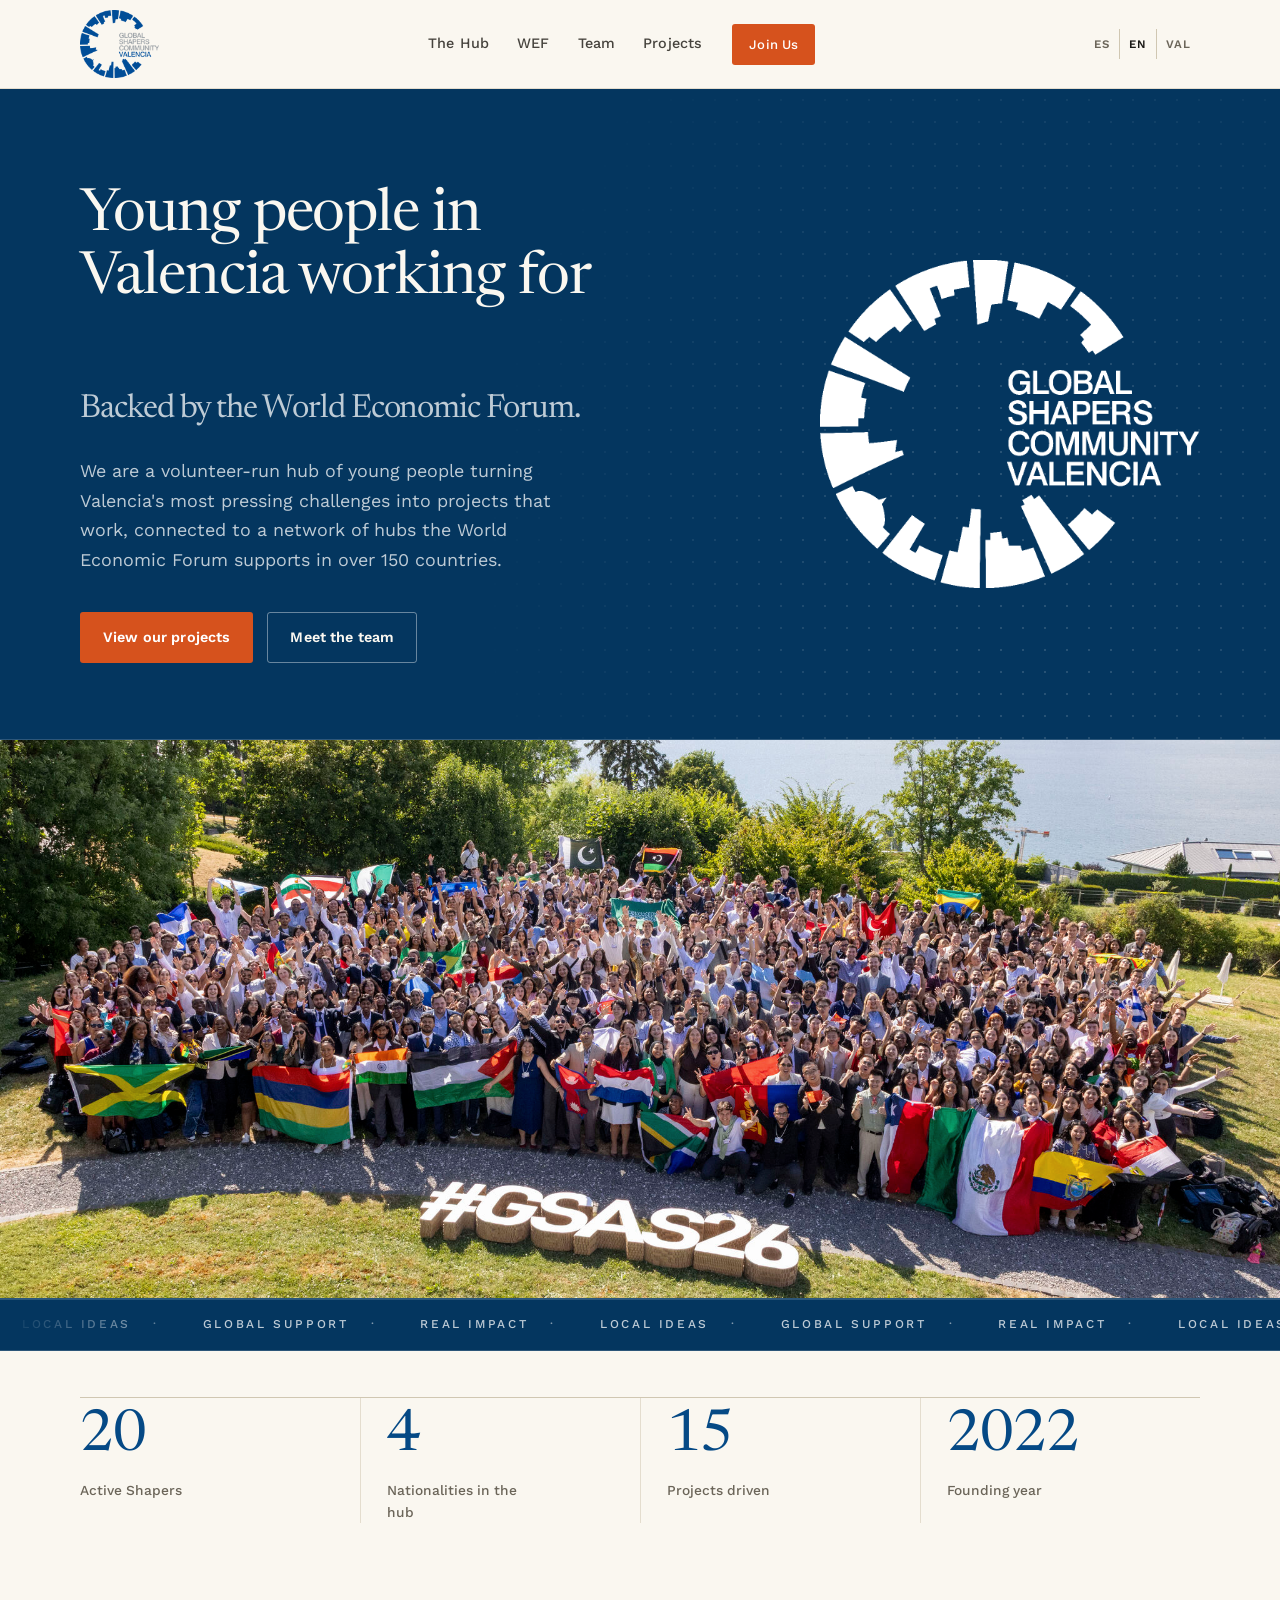
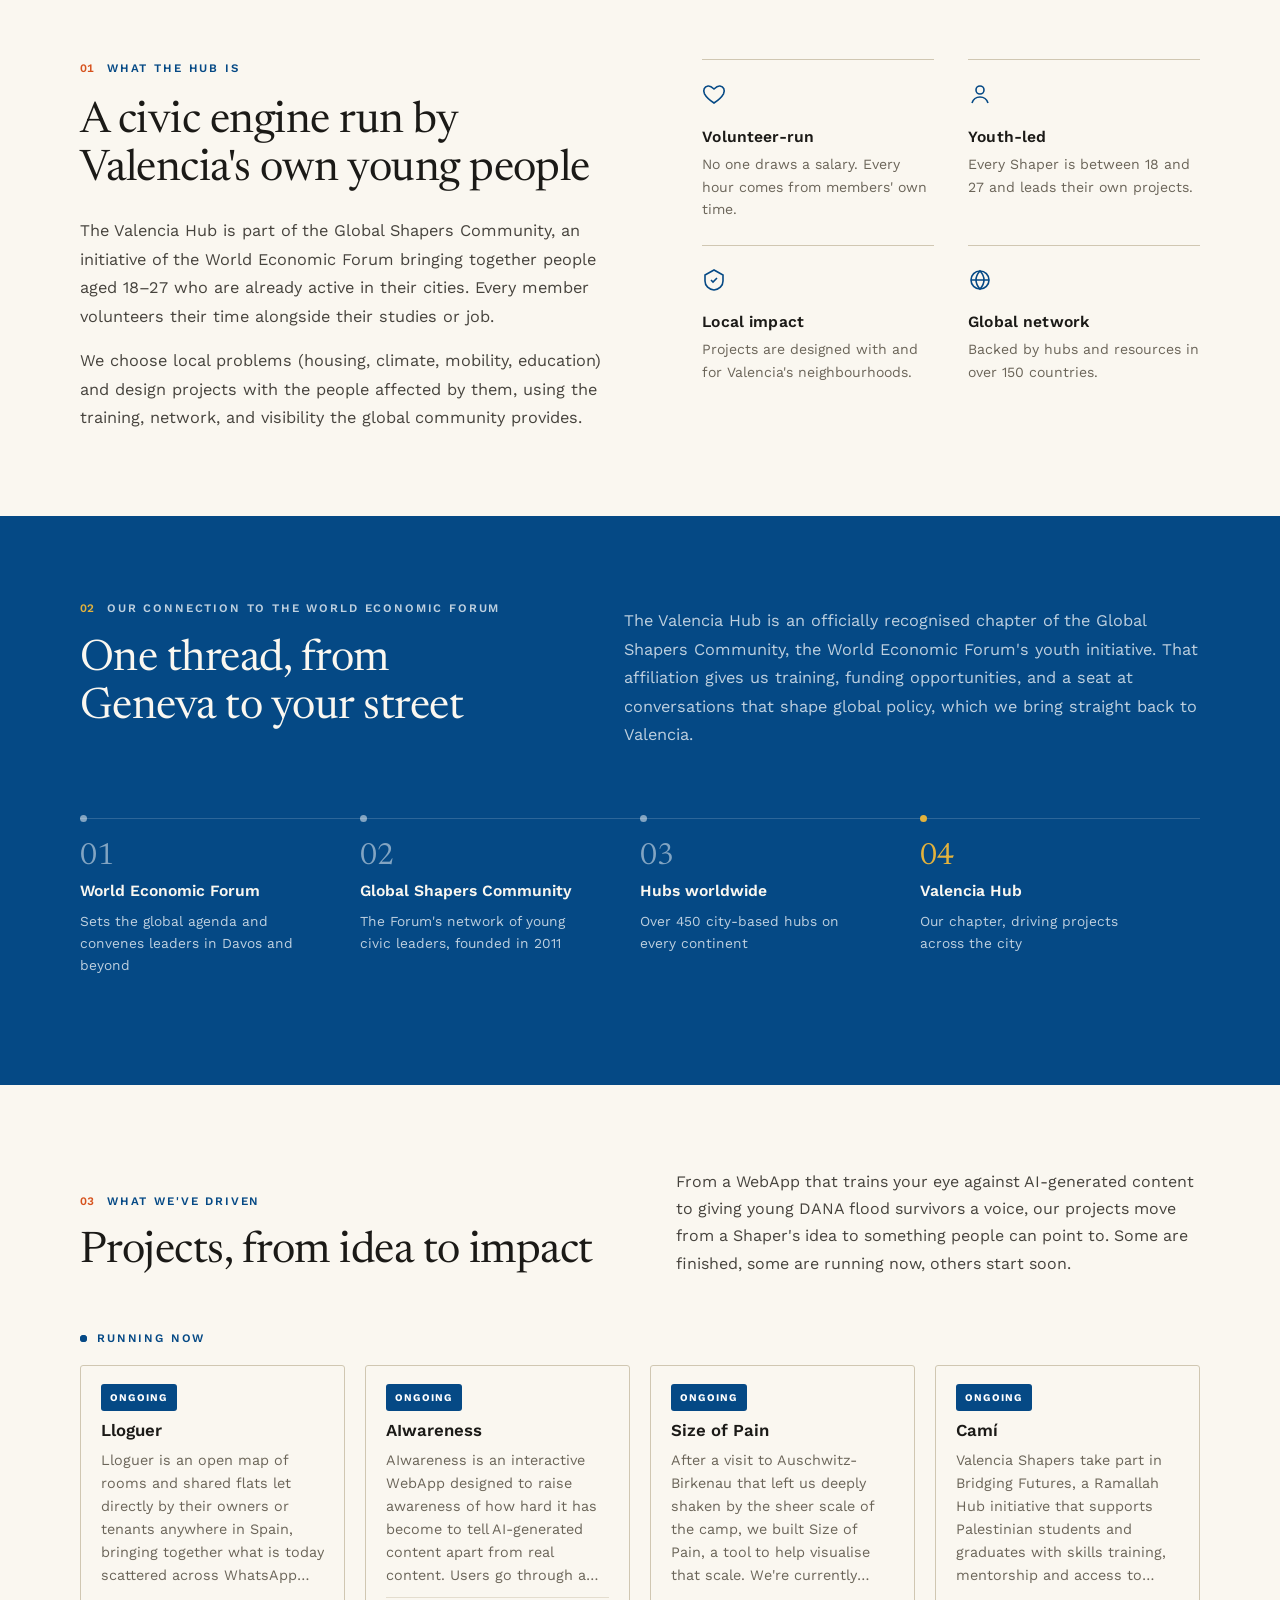
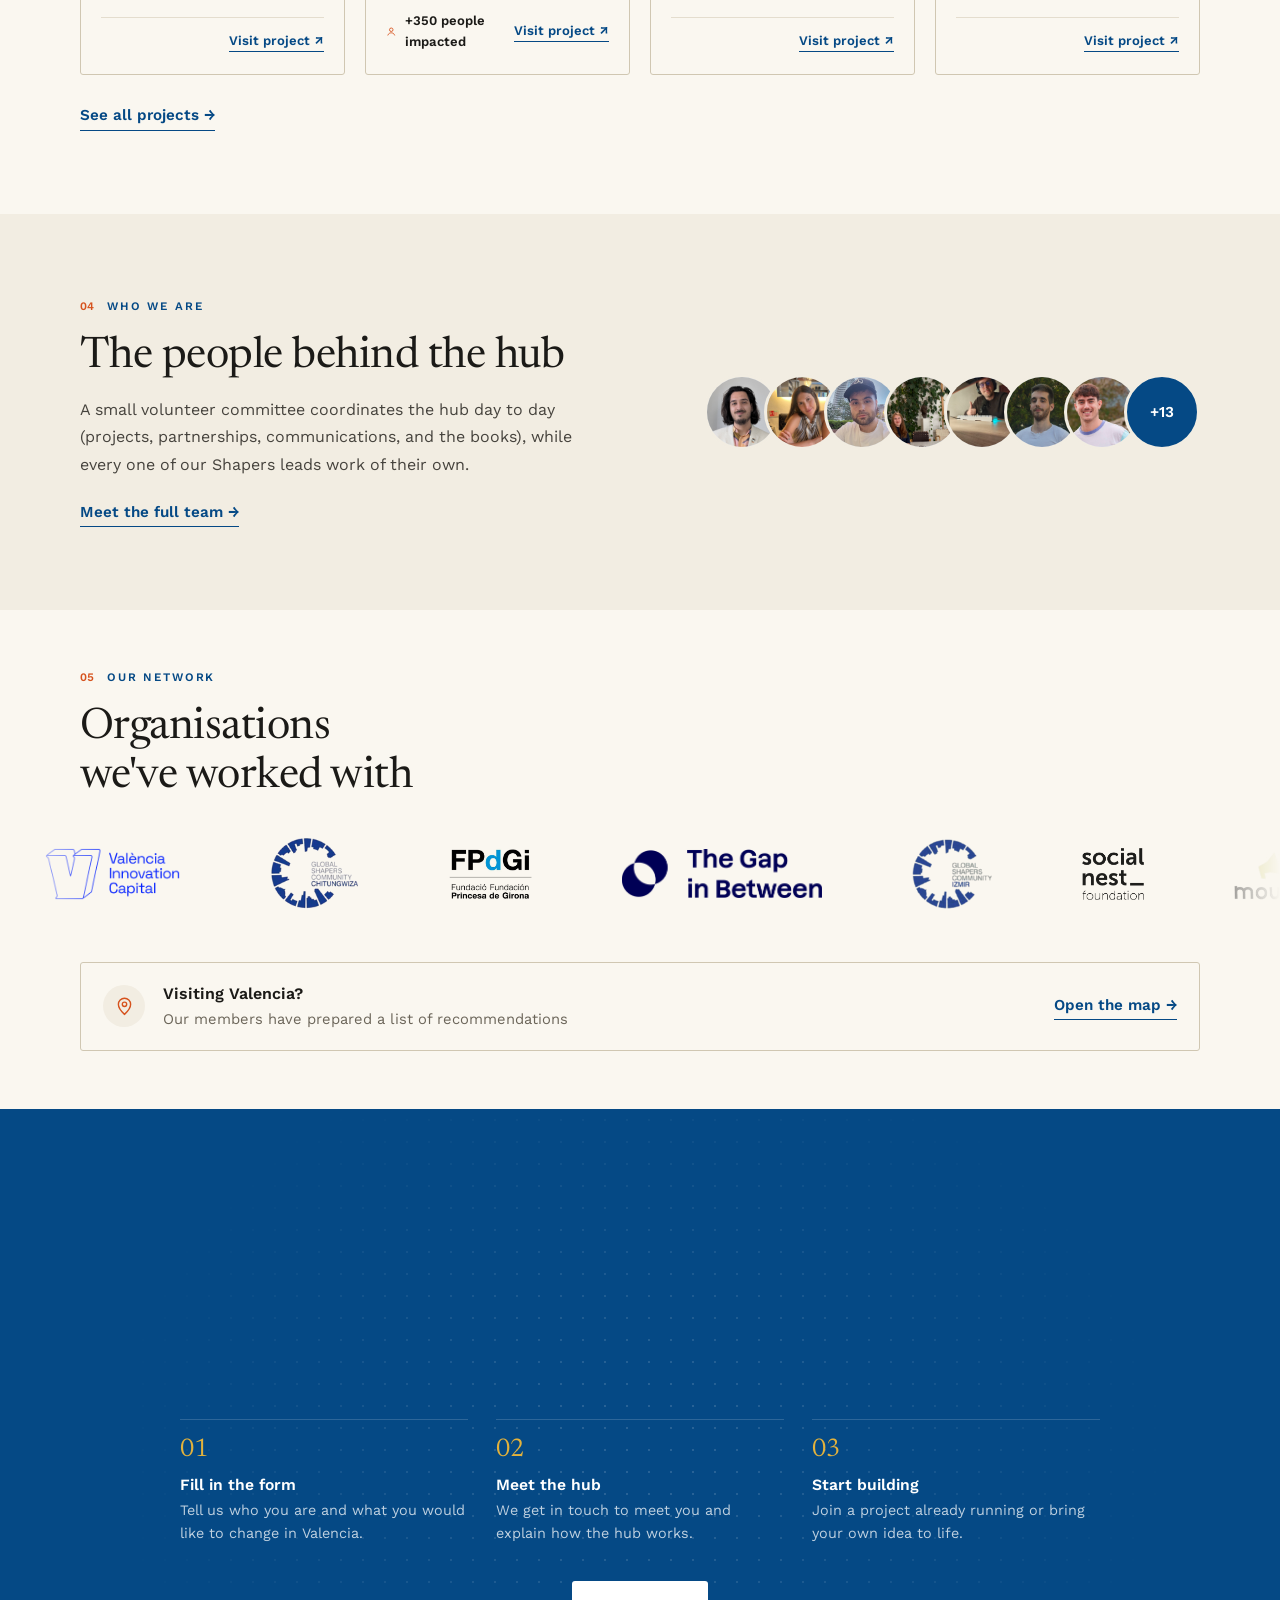
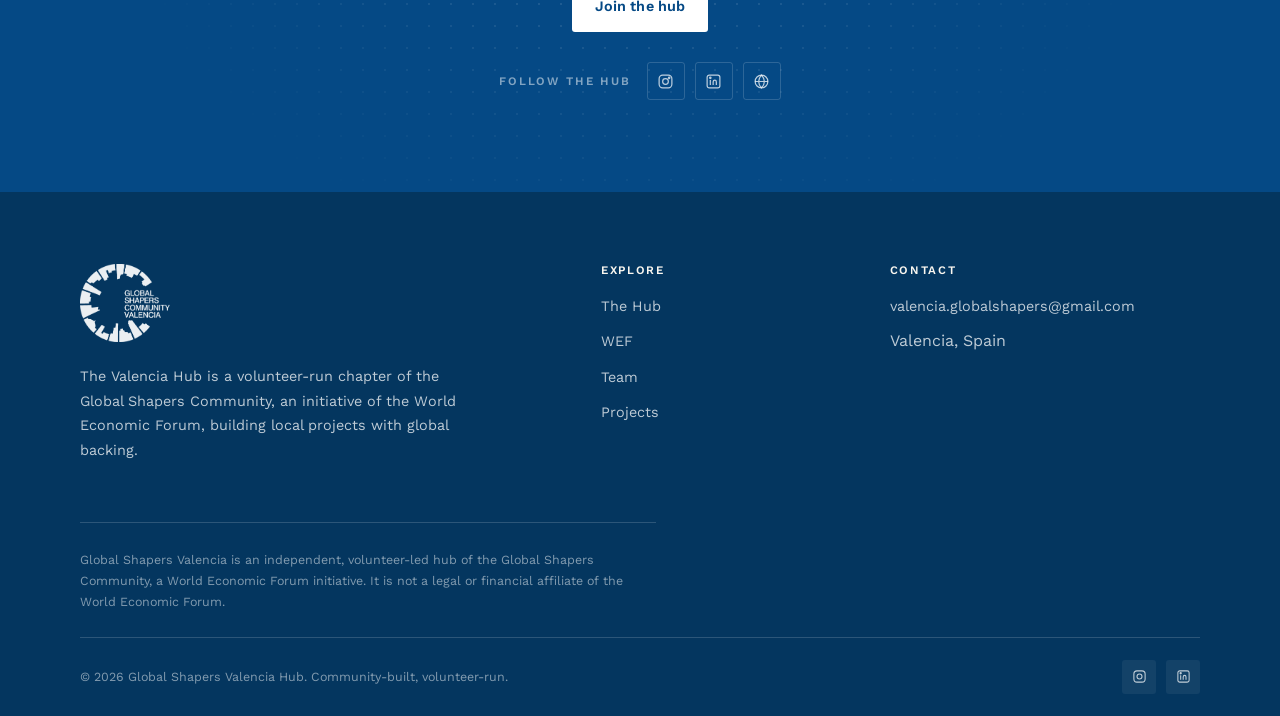
<file: index.html>
<!DOCTYPE html>
<html lang="es">
<head>
<meta charset="UTF-8" />
<meta name="viewport" content="width=device-width, initial-scale=1.0" />
<title>Global Shapers Valencia Hub</title>
<meta name="description" content="Global Shapers Valencia Hub: a volunteer-run, youth-led chapter of the World Economic Forum's Global Shapers Community, building local projects with global backing." />
<link rel="icon" type="image/svg+xml" href="assets/img/favicon.svg" />
<link rel="preconnect" href="https://fonts.googleapis.com">
<link rel="preconnect" href="https://fonts.gstatic.com" crossorigin>
<link href="https://fonts.googleapis.com/css2?family=Newsreader:opsz,wght@6..72,400;6..72,500&family=Work+Sans:wght@400;500;600&display=swap" rel="stylesheet">
<link rel="stylesheet" href="assets/css/style.css" />
<script>document.documentElement.classList.add('js');</script>
</head>
<body>

<!-- ============================= NAV ============================= -->
<header class="site-nav" id="siteNav">
  <div class="container nav-inner">
    <a href="index.html" class="brand" aria-label="Global Shapers Community Valencia, home">
      <img class="brand-logo" src="assets/img/logo-valencia.png" alt="Global Shapers Community Valencia" width="79" height="68" />
    </a>

    <nav class="nav-links" aria-label="Main">
      <a href="index.html#hub" data-i18n="nav.hub">The Hub</a>
      <a href="index.html#wef" data-i18n="nav.wef">WEF</a>
      <a href="team.html" data-i18n="nav.team">Team</a>
      <a href="projects.html" data-i18n="nav.projects">Projects</a>
      <a href="index.html#join" class="btn btn-ember nav-cta" data-i18n="nav.join">Join Us</a>
    </nav>

    <div class="nav-right">
      <div class="lang-switch" role="group" aria-label="Language selector" id="langSwitch">
        <button type="button" data-lang="es">ES</button>
        <button type="button" data-lang="en">EN</button>
        <button type="button" data-lang="val">VAL</button>
      </div>
      <button class="nav-toggle" id="navToggle" aria-label="Toggle menu" aria-expanded="false">
        <span></span><span></span><span></span>
      </button>
    </div>
  </div>
</header>

<main id="top">

<!-- ============================= HERO ============================= -->
<section class="hero" id="hub">
  <div class="dot-grid" aria-hidden="true"></div>
  <div class="container hero-inner">
    <div class="hero-copy">
      <h1>
        <span class="sr-only" data-i18n="hero.headline">Young people in Valencia working for better housing, better health, our elders, students, women and cleaner air. Backed by the World Economic Forum.</span>
        <span class="rise" style="--d:80ms" aria-hidden="true" data-i18n="hero.headlineBefore">Young people in Valencia working for</span>
        <span class="rise rotator" style="--d:160ms" aria-hidden="true">
          <span class="rotator-word" style="animation-delay:0s"><span data-i18n="hero.headlineWord1">better housing.</span><svg class="squiggle" viewBox="0 0 300 12" preserveAspectRatio="none"><path d="M2 8 C 40 2, 70 12, 110 6 S 190 2, 230 7 S 280 9, 298 4" pathLength="1" style="animation-delay:0s"/></svg></span>
          <span class="rotator-word" style="animation-delay:2.6s"><span data-i18n="hero.headlineWord2">better health.</span><svg class="squiggle" viewBox="0 0 300 12" preserveAspectRatio="none"><path d="M2 8 C 40 2, 70 12, 110 6 S 190 2, 230 7 S 280 9, 298 4" pathLength="1" style="animation-delay:2.6s"/></svg></span>
          <span class="rotator-word" style="animation-delay:5.2s"><span data-i18n="hero.headlineWord3">our elders.</span><svg class="squiggle" viewBox="0 0 300 12" preserveAspectRatio="none"><path d="M2 8 C 40 2, 70 12, 110 6 S 190 2, 230 7 S 280 9, 298 4" pathLength="1" style="animation-delay:5.2s"/></svg></span>
          <span class="rotator-word" style="animation-delay:7.8s"><span data-i18n="hero.headlineWord4">students.</span><svg class="squiggle" viewBox="0 0 300 12" preserveAspectRatio="none"><path d="M2 8 C 40 2, 70 12, 110 6 S 190 2, 230 7 S 280 9, 298 4" pathLength="1" style="animation-delay:7.8s"/></svg></span>
          <span class="rotator-word" style="animation-delay:10.4s"><span data-i18n="hero.headlineWord5">women.</span><svg class="squiggle" viewBox="0 0 300 12" preserveAspectRatio="none"><path d="M2 8 C 40 2, 70 12, 110 6 S 190 2, 230 7 S 280 9, 298 4" pathLength="1" style="animation-delay:10.4s"/></svg></span>
          <span class="rotator-word" style="animation-delay:13s"><span data-i18n="hero.headlineWord6">cleaner air.</span><svg class="squiggle" viewBox="0 0 300 12" preserveAspectRatio="none"><path d="M2 8 C 40 2, 70 12, 110 6 S 190 2, 230 7 S 280 9, 298 4" pathLength="1" style="animation-delay:13s"/></svg></span>
        </span>
        <span class="rise hero-h1-after" style="--d:240ms" aria-hidden="true" data-i18n="hero.headlineAfter">Backed by the World Economic Forum.</span>
      </h1>
      <p class="hero-intro rise" style="--d:340ms" data-i18n="hero.intro">We are a volunteer-run hub of young people turning Valencia's most pressing challenges into projects that work, connected to a network of hubs the World Economic Forum supports in over 150 countries.</p>
      <div class="hero-ctas rise" style="--d:440ms">
        <a href="projects.html" class="btn btn-ember" data-i18n="hero.ctaProjects">View our projects</a>
        <a href="team.html" class="btn btn-outline-light" data-i18n="hero.ctaTeam">Meet the team</a>
      </div>
    </div>

    <div class="hero-motif rise" style="--d:200ms" aria-hidden="true">
      <img class="float" src="assets/img/gs-logo-white.png" alt="" width="1004" height="866" />
    </div>
  </div>

  <figure class="hero-figure no-photo">
    <img class="hero-figure-photo" src="assets/img/hub-hero.jpg"
         alt="Global Shapers from around the world gathered together"
         onload="this.closest('.hero-figure').classList.remove('no-photo')"
         onerror="this.closest('.hero-figure').remove()" />
  </figure>
</section>

<!-- ============================= TICKER ============================= -->
<div class="ticker-band" aria-hidden="true">
  <div class="ticker-track" id="tickerTrack">
    <!-- populated by JS, duplicated for seamless loop -->
  </div>
</div>

<!-- ============================= STATS ============================= -->
<section class="stats-section">
  <div class="container stats-grid" id="statsGrid">
    <div class="stat-item" data-reveal style="--d:0ms">
      <div class="stat-number" data-count="20" data-count-from="team">0</div>
      <div class="stat-label" data-i18n="stats.shapers">Active Shapers</div>
    </div>
    <div class="stat-item" data-reveal style="--d:90ms">
      <div class="stat-number" data-count="4">0</div>
      <div class="stat-label" data-i18n="stats.nationalities">Nationalities in the hub</div>
    </div>
    <div class="stat-item" data-reveal style="--d:180ms">
      <div class="stat-number" data-count="15" data-count-from="projects">0</div>
      <div class="stat-label" data-i18n="stats.projects">Projects driven</div>
    </div>
    <div class="stat-item" data-reveal style="--d:270ms">
      <div class="stat-number" data-count="2022" data-no-anim="true">2022</div>
      <div class="stat-label" data-i18n="stats.founded">Founding year</div>
    </div>
  </div>
</section>

<!-- ============================= WHAT THE HUB IS ============================= -->
<section class="about-section">
  <div class="container about-grid">
    <div class="about-copy" data-reveal>
      <span class="section-eyebrow" data-i18n="about.eyebrow">What the hub is</span>
      <h2 class="section-title" data-i18n="about.title">A civic engine run by Valencia's own young people</h2>
      <p style="margin-top:22px" data-i18n="about.body1">The Valencia Hub is part of the Global Shapers Community, an initiative of the World Economic Forum bringing together people aged 18–27 who are already active in their cities. Every member volunteers their time alongside their studies or job.</p>
      <p data-i18n="about.body2">We choose local problems (housing, climate, mobility, education) and design projects with the people affected by them, using the training, network, and visibility the global community provides.</p>
    </div>
    <div class="pillar-grid">
      <div class="pillar-card" data-reveal style="--d:100ms">
        <svg class="pillar-icon" viewBox="0 0 24 24" fill="none" stroke="currentColor" stroke-width="1.6" aria-hidden="true"><path d="M12 21s-7-4.6-9.5-9.2C.7 8 2.4 4.5 6 4c2-.3 3.6.7 6 3 2.4-2.3 4-3.3 6-3 3.6.5 5.3 4 3.5 7.8C19 16.4 12 21 12 21Z"/></svg>
        <h3 data-i18n="about.point1Title">Volunteer-run</h3>
        <p data-i18n="about.point1Body">No one draws a salary. Every hour comes from members' own time.</p>
      </div>
      <div class="pillar-card" data-reveal style="--d:180ms">
        <svg class="pillar-icon" viewBox="0 0 24 24" fill="none" stroke="currentColor" stroke-width="1.6" aria-hidden="true"><circle cx="12" cy="8" r="4"/><path d="M4 21c1.5-4.5 5-6 8-6s6.5 1.5 8 6"/></svg>
        <h3 data-i18n="about.point2Title">Youth-led</h3>
        <p data-i18n="about.point2Body">Every Shaper is between 18 and 27 and leads their own projects.</p>
      </div>
      <div class="pillar-card" data-reveal style="--d:260ms">
        <svg class="pillar-icon" viewBox="0 0 24 24" fill="none" stroke="currentColor" stroke-width="1.6" aria-hidden="true"><path d="M12 2 3 7v6c0 5 4 8.5 9 9 5-.5 9-4 9-9V7l-9-5Z"/><path d="M9 12l2 2 4-4"/></svg>
        <h3 data-i18n="about.point3Title">Local impact</h3>
        <p data-i18n="about.point3Body">Projects are designed with and for Valencia's neighbourhoods.</p>
      </div>
      <div class="pillar-card" data-reveal style="--d:340ms">
        <svg class="pillar-icon" viewBox="0 0 24 24" fill="none" stroke="currentColor" stroke-width="1.6" aria-hidden="true"><circle cx="12" cy="12" r="9"/><path d="M3 12h18M12 3c2.5 2.7 4 6 4 9s-1.5 6.3-4 9c-2.5-2.7-4-6-4-9s1.5-6.3 4-9Z"/></svg>
        <h3 data-i18n="about.point4Title">Global network</h3>
        <p data-i18n="about.point4Body">Backed by hubs and resources in over 150 countries.</p>
      </div>
    </div>
  </div>
</section>

<!-- ============================= WEF CONNECTION ============================= -->
<section class="wef-section" id="wef">
  <div class="container">
    <div class="section-head on-ink" data-reveal>
      <span class="section-eyebrow" data-i18n="wef.eyebrow">Our connection to the World Economic Forum</span>
      <h2 class="section-title" data-i18n="wef.title">One thread, from Geneva to your street</h2>
    </div>
    <p class="wef-body" data-reveal style="--d:120ms" data-i18n="wef.body">The Valencia Hub is an officially recognised chapter of the Global Shapers Community, the World Economic Forum's youth initiative. That affiliation gives us training, funding opportunities, and a seat at conversations that shape global policy, which we bring straight back to Valencia.</p>

    <div class="chain">
      <div class="chain-node" data-reveal style="--d:0ms">
        <span class="chain-num">01</span>
        <h3 data-i18n="wef.node1">World Economic Forum</h3>
        <p data-i18n="wef.node1Sub">Sets the global agenda and convenes leaders in Davos and beyond</p>
      </div>
      <div class="chain-node" data-reveal style="--d:140ms">
        <span class="chain-num">02</span>
        <h3 data-i18n="wef.node2">Global Shapers Community</h3>
        <p data-i18n="wef.node2Sub">The Forum's network of young civic leaders, founded in 2011</p>
      </div>
      <div class="chain-node" data-reveal style="--d:280ms">
        <span class="chain-num">03</span>
        <h3 data-i18n="wef.node3">Hubs worldwide</h3>
        <p data-i18n="wef.node3Sub">Over 450 city-based hubs on every continent</p>
      </div>
      <div class="chain-node" data-reveal style="--d:420ms">
        <span class="chain-num">04</span>
        <h3 data-i18n="wef.node4">Valencia Hub</h3>
        <p data-i18n="wef.node4Sub">Our chapter, driving projects across the city</p>
      </div>
    </div>
  </div>
</section>

<!-- ============================= PROJECTS (live from data/projects.json) ============================= -->
<section class="home-projects">
  <div class="container">
    <div class="home-projects-head" data-reveal>
      <div>
        <span class="section-eyebrow" data-i18n="projects.eyebrow">What we've driven</span>
        <h2 class="section-title" data-i18n="projects.title">Projects, from idea to impact</h2>
      </div>
      <p class="teaser-body" data-i18n="projects.teaserBody">From a WebApp that trains your eye against AI-generated content to giving young DANA flood survivors a voice, our projects move from a Shaper's idea to something people can point to. Some are finished, some are running now, others start soon.</p>
    </div>
    <p class="home-projects-label" id="projectsPreviewLabel" data-reveal hidden><span class="live-pip" aria-hidden="true"></span><span data-i18n="projects.runningNow">Running now</span></p>
    <div class="home-projects-grid" id="projectsPreview" data-reveal style="--d:100ms">
      <!-- ongoing projects, rendered by main.js -->
    </div>
    <a href="projects.html" class="teaser-cta" data-i18n="projects.cta">See all projects</a>
  </div>
</section>

<!-- ============================= TEAM (faces from data/team.json) ============================= -->
<section class="home-team">
  <div class="container home-team-grid">
    <div data-reveal>
      <span class="section-eyebrow" data-i18n="team.eyebrow">Who we are</span>
      <h2 class="section-title" data-i18n="team.title">The people behind the hub</h2>
      <p class="teaser-body" data-i18n="team.teaserBody">A small volunteer committee coordinates the hub day to day (projects, partnerships, communications, and the books), while every one of our Shapers leads work of their own.</p>
      <a href="team.html" class="teaser-cta" data-i18n="team.cta">Meet the full team</a>
    </div>
    <a href="team.html" class="face-stack" id="teamFaces" data-reveal style="--d:120ms" data-i18n-attr="aria-label:team.cta" aria-label="Meet the full team">
      <!-- member photos, rendered by main.js -->
    </a>
  </div>
</section>

<!-- ============================= PARTNERS ============================= -->
<section class="partners-section">
  <div class="container">
    <div class="section-head" data-reveal>
      <span class="section-eyebrow" data-i18n="partners.eyebrow">Our network</span>
      <h2 class="section-title" data-i18n="partners.title">Organisations we've worked with</h2>
    </div>
  </div>
  <div class="partners-marquee">
    <div class="partners-track">
      <ul class="partners-list">
        <li class="partner-item"><img src="assets/img/partners/valencia-innovation-capital.png" alt="València Innovation Capital" width="312" height="120" /></li>
        <li class="partner-item partner-item--gs"><img src="assets/img/partners/gs-chitungwiza.png" alt="Global Shapers Community Chitungwiza" width="134" height="107" /></li>
        <li class="partner-item"><img src="assets/img/partners/fundacion-princesa-de-girona.png" alt="Fundación Princesa de Girona" width="320" height="200" /></li>
        <li class="partner-item"><img src="assets/img/partners/the-gap-in-between.png" alt="The Gap in Between" width="821" height="200" /></li>
        <li class="partner-item partner-item--gs"><img src="assets/img/partners/gs-izmir.png" alt="Global Shapers Community Izmir" width="118" height="105" /></li>
        <li class="partner-item"><img src="assets/img/partners/social-nest-foundation.png" alt="Social Nest Foundation" width="239" height="200" /></li>
        <li class="partner-item"><img src="assets/img/partners/mou-te.png" alt="Mou-te" width="293" height="200" /></li>
        <li class="partner-item partner-item--gs"><img src="assets/img/partners/gs-alexandria.png" alt="Global Shapers Community Alexandria" width="122" height="107" /></li>
        <li class="partner-item"><img src="assets/img/partners/jeanologia.png" alt="Jeanologia" width="542" height="200" /></li>
        <li class="partner-item"><img src="assets/img/partners/cdtm-vlc.png" alt="CDTM VLC" width="261" height="200" /></li>
        <li class="partner-item partner-item--gs"><img src="assets/img/partners/gs-johannesburg.png" alt="Global Shapers Community Johannesburg" width="142" height="106" /></li>
        <li class="partner-item"><img src="assets/img/partners/sociedad-filarmonica-valencia.png" alt="Sociedad Filarmónica de Valencia" width="653" height="200" /></li>
        <li class="partner-item"><img src="assets/img/partners/enpeu.png" alt="enpeu" width="632" height="200" /></li>
        <li class="partner-item partner-item--gs"><img src="assets/img/partners/gs-ramallah.png" alt="Global Shapers Community Ramallah" width="229" height="200" /></li>
        <li class="partner-item"><img src="assets/img/partners/bridging-futures.png" alt="Bridging Futures" width="355" height="200" /></li>
      </ul>
      <ul class="partners-list" aria-hidden="true">
        <li class="partner-item"><img src="assets/img/partners/valencia-innovation-capital.png" alt="" width="312" height="120" /></li>
        <li class="partner-item partner-item--gs"><img src="assets/img/partners/gs-chitungwiza.png" alt="" width="134" height="107" /></li>
        <li class="partner-item"><img src="assets/img/partners/fundacion-princesa-de-girona.png" alt="" width="320" height="200" /></li>
        <li class="partner-item"><img src="assets/img/partners/the-gap-in-between.png" alt="" width="821" height="200" /></li>
        <li class="partner-item partner-item--gs"><img src="assets/img/partners/gs-izmir.png" alt="" width="118" height="105" /></li>
        <li class="partner-item"><img src="assets/img/partners/social-nest-foundation.png" alt="" width="239" height="200" /></li>
        <li class="partner-item"><img src="assets/img/partners/mou-te.png" alt="" width="293" height="200" /></li>
        <li class="partner-item partner-item--gs"><img src="assets/img/partners/gs-alexandria.png" alt="" width="122" height="107" /></li>
        <li class="partner-item"><img src="assets/img/partners/jeanologia.png" alt="" width="542" height="200" /></li>
        <li class="partner-item"><img src="assets/img/partners/cdtm-vlc.png" alt="" width="261" height="200" /></li>
        <li class="partner-item partner-item--gs"><img src="assets/img/partners/gs-johannesburg.png" alt="" width="142" height="106" /></li>
        <li class="partner-item"><img src="assets/img/partners/sociedad-filarmonica-valencia.png" alt="" width="653" height="200" /></li>
        <li class="partner-item"><img src="assets/img/partners/enpeu.png" alt="" width="632" height="200" /></li>
        <li class="partner-item partner-item--gs"><img src="assets/img/partners/gs-ramallah.png" alt="" width="229" height="200" /></li>
        <li class="partner-item"><img src="assets/img/partners/bridging-futures.png" alt="" width="355" height="200" /></li>
      </ul>
    </div>
  </div>
  <div class="container">
    <a class="visit-card" href="https://maps.app.goo.gl/o17kVGESxQHPV6fr7" target="_blank" rel="noopener" data-reveal>
      <span class="visit-card-icon"><svg viewBox="0 0 24 24" fill="none" stroke="currentColor" stroke-width="1.6" aria-hidden="true"><path d="M12 21s-7-6.2-7-11.5A7 7 0 0 1 19 9.5C19 14.8 12 21 12 21Z"/><circle cx="12" cy="9.5" r="2.5"/></svg></span>
      <span class="visit-card-copy">
        <strong data-i18n="visit.eyebrow">Visiting Valencia?</strong>
        <span data-i18n="visit.title">Our members have prepared a list of recommendations</span>
      </span>
      <span class="teaser-cta" data-i18n="visit.cta">Open the map</span>
    </a>
  </div>
</section>

<!-- ============================= CTA BAND ============================= -->
<section class="cta-band" id="join">
  <div class="dot-grid" aria-hidden="true"></div>
  <div class="container">
    <div data-reveal>
      <h2 data-i18n="ctaBand.title">Valencia needs more people who build.</h2>
      <p data-i18n="ctaBand.body">If you're between 18 and 27 and want to turn your energy into projects that matter, the hub is looking for you.</p>
    </div>
    <ol class="join-steps">
      <li data-reveal style="--d:80ms">
        <span class="join-step-num">01</span>
        <h3 data-i18n="ctaBand.step1Title">Fill in the form</h3>
        <p data-i18n="ctaBand.step1Body">Tell us who you are and what you would like to change in Valencia.</p>
      </li>
      <li data-reveal style="--d:200ms">
        <span class="join-step-num">02</span>
        <h3 data-i18n="ctaBand.step2Title">Meet the hub</h3>
        <p data-i18n="ctaBand.step2Body">We get in touch to meet you and explain how the hub works.</p>
      </li>
      <li data-reveal style="--d:320ms">
        <span class="join-step-num">03</span>
        <h3 data-i18n="ctaBand.step3Title">Start building</h3>
        <p data-i18n="ctaBand.step3Body">Join a project already running or bring your own idea to life.</p>
      </li>
    </ol>
    <a href="https://forms.gle/b4ucqoTshVWLpSaz5" target="_blank" rel="noopener" class="btn btn-ink" data-i18n="ctaBand.button">Join the hub</a>
    <div class="join-social">
      <span data-i18n="social.eyebrow">Follow the hub</span>
      <a href="https://www.instagram.com/globalshapersvlc/" target="_blank" rel="noopener" aria-label="Instagram"><svg viewBox="0 0 24 24" fill="none" stroke="currentColor" stroke-width="1.7"><rect x="3" y="3" width="18" height="18" rx="5"/><circle cx="12" cy="12" r="4"/><circle cx="17.2" cy="6.8" r="1"/></svg></a>
      <a href="https://www.linkedin.com/company/global-shapers-valencia" target="_blank" rel="noopener" aria-label="LinkedIn"><svg viewBox="0 0 24 24" fill="none" stroke="currentColor" stroke-width="1.7"><rect x="3" y="3" width="18" height="18" rx="3"/><line x1="7.5" y1="10" x2="7.5" y2="17"/><circle cx="7.5" cy="6.8" r="1"/><path d="M11.5 17v-4.2c0-1.6 1-2.6 2.4-2.6 1.3 0 2.1.9 2.1 2.6V17"/></svg></a>
      <a href="https://www.globalshapers.org/hubs/valencia-hub" target="_blank" rel="noopener" aria-label="Global Shapers website"><svg viewBox="0 0 24 24" fill="none" stroke="currentColor" stroke-width="1.7"><circle cx="12" cy="12" r="9"/><path d="M3 12h18M12 3c2.5 2.7 4 6 4 9s-1.5 6.3-4 9c-2.5-2.7-4-6-4-9s1.5-6.3 4-9Z"/></svg></a>
    </div>
  </div>
</section>

</main>

<!-- ============================= FOOTER ============================= -->
<footer class="site-footer">
  <div class="container footer-grid">
    <div class="footer-brand">
      <a href="index.html" aria-label="Global Shapers Community Valencia, home">
        <img class="footer-logo" src="assets/img/gs-logo-white.png" alt="Global Shapers Community Valencia" />
      </a>
      <p data-i18n="footer.about">The Valencia Hub is a volunteer-run chapter of the Global Shapers Community, an initiative of the World Economic Forum, building local projects with global backing.</p>
    </div>
    <div class="footer-col">
      <h4 data-i18n="footer.navTitle">Explore</h4>
      <ul>
        <li><a href="index.html#hub" data-i18n="nav.hub">The Hub</a></li>
        <li><a href="index.html#wef" data-i18n="nav.wef">WEF</a></li>
        <li><a href="team.html" data-i18n="nav.team">Team</a></li>
        <li><a href="projects.html" data-i18n="nav.projects">Projects</a></li>
      </ul>
    </div>
    <div class="footer-col">
      <h4 data-i18n="footer.contactTitle">Contact</h4>
      <ul>
        <li><a href="mailto:valencia.globalshapers@gmail.com" data-i18n="footer.contactEmail">valencia.globalshapers@gmail.com</a></li>
        <li><span data-i18n="footer.contactCity">Valencia, Spain</span></li>
      </ul>
    </div>
  </div>
  <div class="container">
    <p class="footer-note" data-i18n="footer.membershipNote">Global Shapers Valencia is an independent, volunteer-led hub of the Global Shapers Community, a World Economic Forum initiative. It is not a legal or financial affiliate of the World Economic Forum.</p>
    <div class="footer-bottom">
      <span>© <span id="year"></span> <span data-i18n="footer.rights">Global Shapers Valencia Hub. Community-built, volunteer-run.</span></span>
      <div class="footer-social">
        <a href="https://www.instagram.com/globalshapersvlc/" target="_blank" rel="noopener" aria-label="Instagram"><svg viewBox="0 0 24 24" fill="none" stroke="currentColor" stroke-width="1.7"><rect x="3" y="3" width="18" height="18" rx="5"/><circle cx="12" cy="12" r="4"/></svg></a>
        <a href="https://www.linkedin.com/company/global-shapers-valencia" target="_blank" rel="noopener" aria-label="LinkedIn"><svg viewBox="0 0 24 24" fill="none" stroke="currentColor" stroke-width="1.7"><rect x="3" y="3" width="18" height="18" rx="3"/><line x1="7.5" y1="10" x2="7.5" y2="17"/><circle cx="7.5" cy="6.8" r="1"/><path d="M11.5 17v-4.2c0-1.6 1-2.6 2.4-2.6 1.3 0 2.1.9 2.1 2.6V17"/></svg></a>
      </div>
    </div>
  </div>
</footer>

<script src="assets/js/i18n.js"></script>
<script src="assets/js/main.js"></script>
</body>
</html>
</file>
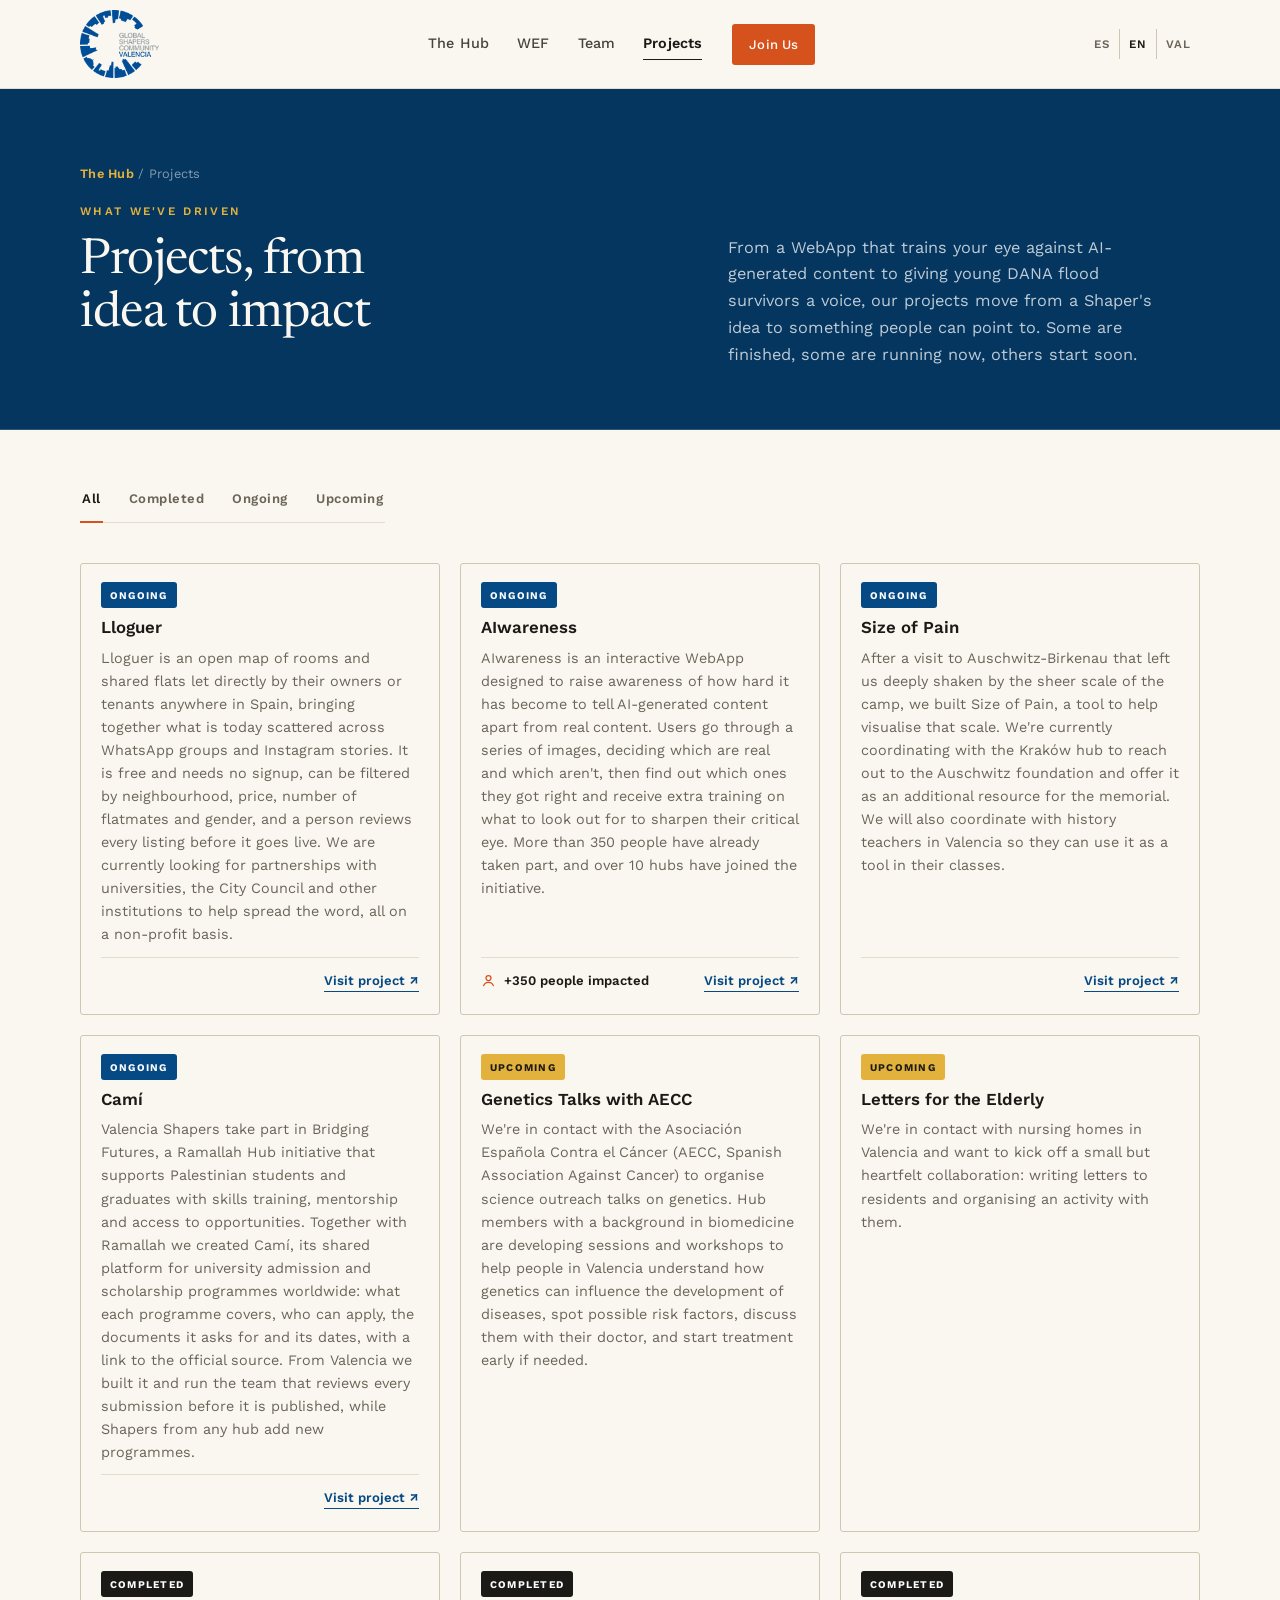
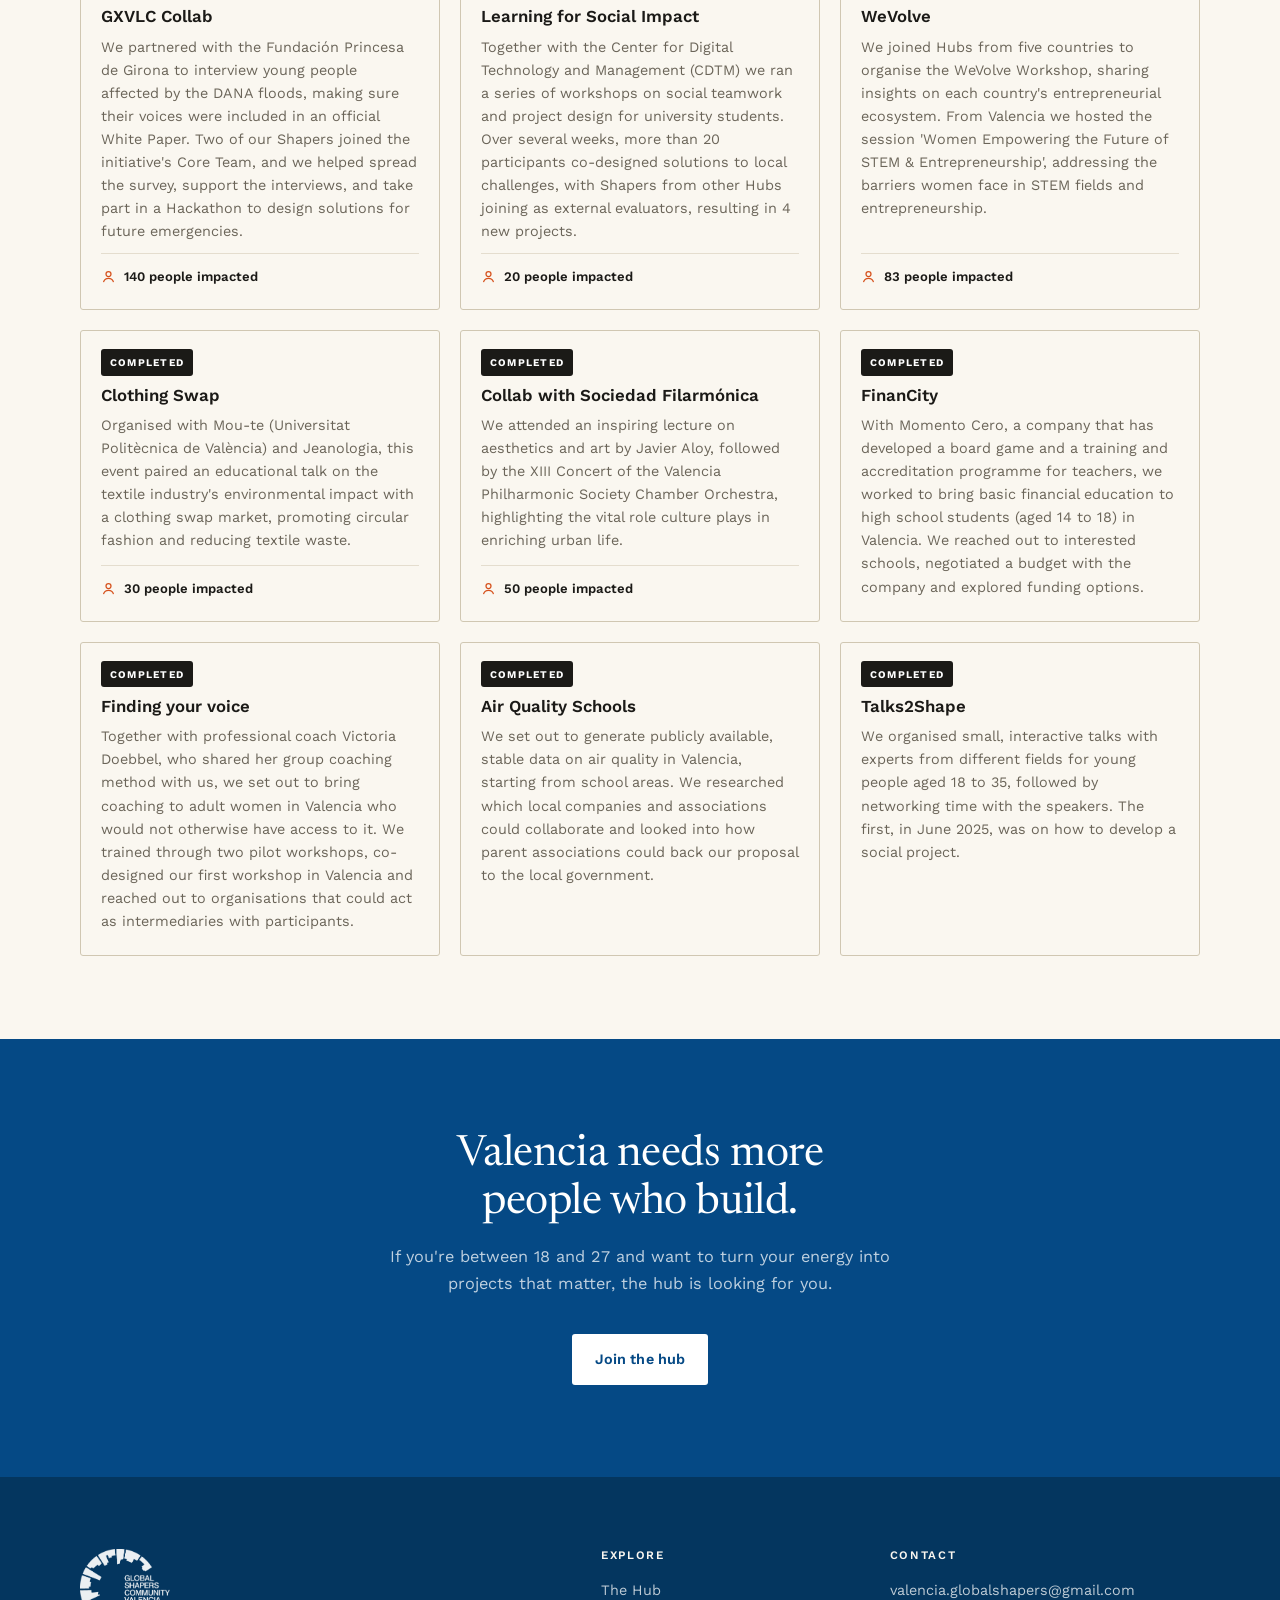
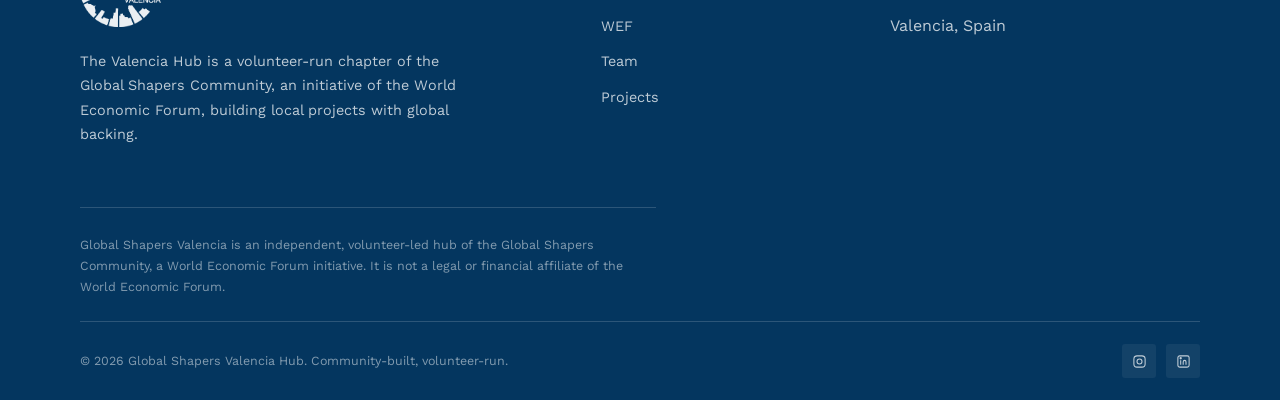
<file: projects.html>
<!DOCTYPE html>
<html lang="es">
<head>
<meta charset="UTF-8" />
<meta name="viewport" content="width=device-width, initial-scale=1.0" />
<title>Projects | Global Shapers Valencia Hub</title>
<meta name="description" content="Projects driven by the Global Shapers Valencia Hub, from idea to measurable impact." />
<link rel="icon" type="image/svg+xml" href="assets/img/favicon.svg" />
<link rel="preconnect" href="https://fonts.googleapis.com">
<link rel="preconnect" href="https://fonts.gstatic.com" crossorigin>
<link href="https://fonts.googleapis.com/css2?family=Newsreader:opsz,wght@6..72,400;6..72,500&family=Work+Sans:wght@400;500;600&display=swap" rel="stylesheet">
<link rel="stylesheet" href="assets/css/style.css" />
</head>
<body>

<!-- ============================= NAV ============================= -->
<header class="site-nav" id="siteNav">
  <div class="container nav-inner">
    <a href="index.html" class="brand" aria-label="Global Shapers Community Valencia, home">
      <img class="brand-logo" src="assets/img/logo-valencia.png" alt="Global Shapers Community Valencia" width="79" height="68" />
    </a>

    <nav class="nav-links" aria-label="Main">
      <a href="index.html#hub" data-i18n="nav.hub">The Hub</a>
      <a href="index.html#wef" data-i18n="nav.wef">WEF</a>
      <a href="team.html" data-i18n="nav.team">Team</a>
      <a href="projects.html" aria-current="page" data-i18n="nav.projects">Projects</a>
      <a href="index.html#join" class="btn btn-ember nav-cta" data-i18n="nav.join">Join Us</a>
    </nav>

    <div class="nav-right">
      <div class="lang-switch" role="group" aria-label="Language selector" id="langSwitch">
        <button type="button" data-lang="es">ES</button>
        <button type="button" data-lang="en">EN</button>
        <button type="button" data-lang="val">VAL</button>
      </div>
      <button class="nav-toggle" id="navToggle" aria-label="Toggle menu" aria-expanded="false">
        <span></span><span></span><span></span>
      </button>
    </div>
  </div>
</header>

<main>

<!-- ============================= PAGE HEADER ============================= -->
<section class="page-header">
  <div class="container">
    <p class="breadcrumb"><a href="index.html" data-i18n="nav.hub">The Hub</a> / <span data-i18n="nav.projects">Projects</span></p>
    <span class="hero-eyebrow" data-i18n="projects.eyebrow">What we've driven</span>
    <h1 data-i18n="projects.title">Projects, from idea to impact</h1>
    <p data-i18n="projects.teaserBody">From a WebApp that trains your eye against AI-generated content to giving young DANA flood survivors a voice, our projects move from a Shaper's idea to something people can point to. Some are finished, some are running now, others start soon.</p>
  </div>
</section>

<!-- ============================= PROJECTS GRID ============================= -->
<section class="projects-section">
  <div class="container">
    <div class="projects-head">
      <div class="filter-row" id="filterRow" role="group" aria-label="Filter projects">
        <button class="filter-pill active" data-filter="all" data-i18n="projects.filterAll">All</button>
        <button class="filter-pill" data-filter="completed" data-i18n="projects.filterCompleted">Completed</button>
        <button class="filter-pill" data-filter="ongoing" data-i18n="projects.filterOngoing">Ongoing</button>
        <button class="filter-pill" data-filter="upcoming" data-i18n="projects.filterUpcoming">Upcoming</button>
      </div>
    </div>
    <div class="projects-grid" id="projectsGrid" aria-live="polite"></div>
  </div>
</section>

<!-- ============================= CTA BAND ============================= -->
<section class="cta-band" id="join">
  <div class="container">
    <h2 data-i18n="ctaBand.title">Valencia needs more people who build.</h2>
    <p data-i18n="ctaBand.body">If you're between 18 and 27 and want to turn your energy into projects that matter, the hub is looking for you.</p>
    <a href="https://forms.gle/b4ucqoTshVWLpSaz5" target="_blank" rel="noopener" class="btn btn-ink" data-i18n="ctaBand.button">Join the hub</a>
  </div>
</section>

</main>

<!-- ============================= FOOTER ============================= -->
<footer class="site-footer">
  <div class="container footer-grid">
    <div class="footer-brand">
      <a href="index.html" aria-label="Global Shapers Community Valencia, home">
        <img class="footer-logo" src="assets/img/gs-logo-white.png" alt="Global Shapers Community Valencia" />
      </a>
      <p data-i18n="footer.about">The Valencia Hub is a volunteer-run chapter of the Global Shapers Community, an initiative of the World Economic Forum, building local projects with global backing.</p>
    </div>
    <div class="footer-col">
      <h4 data-i18n="footer.navTitle">Explore</h4>
      <ul>
        <li><a href="index.html#hub" data-i18n="nav.hub">The Hub</a></li>
        <li><a href="index.html#wef" data-i18n="nav.wef">WEF</a></li>
        <li><a href="team.html" data-i18n="nav.team">Team</a></li>
        <li><a href="projects.html" data-i18n="nav.projects">Projects</a></li>
      </ul>
    </div>
    <div class="footer-col">
      <h4 data-i18n="footer.contactTitle">Contact</h4>
      <ul>
        <li><a href="mailto:valencia.globalshapers@gmail.com" data-i18n="footer.contactEmail">valencia.globalshapers@gmail.com</a></li>
        <li><span data-i18n="footer.contactCity">Valencia, Spain</span></li>
      </ul>
    </div>
  </div>
  <div class="container">
    <p class="footer-note" data-i18n="footer.membershipNote">Global Shapers Valencia is an independent, volunteer-led hub of the Global Shapers Community, a World Economic Forum initiative. It is not a legal or financial affiliate of the World Economic Forum.</p>
    <div class="footer-bottom">
      <span>© <span id="year"></span> <span data-i18n="footer.rights">Global Shapers Valencia Hub. Community-built, volunteer-run.</span></span>
      <div class="footer-social">
        <a href="https://www.instagram.com/globalshapersvlc/" target="_blank" rel="noopener" aria-label="Instagram"><svg viewBox="0 0 24 24" fill="none" stroke="currentColor" stroke-width="1.7"><rect x="3" y="3" width="18" height="18" rx="5"/><circle cx="12" cy="12" r="4"/></svg></a>
        <a href="https://www.linkedin.com/company/global-shapers-valencia" target="_blank" rel="noopener" aria-label="LinkedIn"><svg viewBox="0 0 24 24" fill="none" stroke="currentColor" stroke-width="1.7"><rect x="3" y="3" width="18" height="18" rx="3"/><line x1="7.5" y1="10" x2="7.5" y2="17"/><circle cx="7.5" cy="6.8" r="1"/><path d="M11.5 17v-4.2c0-1.6 1-2.6 2.4-2.6 1.3 0 2.1.9 2.1 2.6V17"/></svg></a>
      </div>
    </div>
  </div>
</footer>

<script src="assets/js/i18n.js"></script>
<script src="assets/js/main.js"></script>
</body>
</html>
</file>
<file: assets/css/style.css>
/* =====================================================================
   Global Shapers Valencia Hub: stylesheet

   Civic-editorial system:
   · Warm paper ground, flat brand blue for dark sections, ONE burnt-orange
     accent used sparingly. No colour gradients (the faint dot texture in
     the hero and CTA band is the one exception).
   · Hairline rules do the structural work; shadow is reserved for the modal.
   · Newsreader (serif) for display, Work Sans for text and labels.
   · Sections carry a running 01 / 02 index in place of decorative eyebrows.
   ===================================================================== */

:root {
  /* Ink & paper */
  --ink: #1b1a17;
  --ink-soft: #46433d;
  --paper: #faf7f0;
  --paper-2: #f2ede2;
  --line: #e4ddce;
  --line-strong: #d0c7b2;
  --muted: #6b6559;

  /* Brand: sampled from the official Global Shapers Valencia mark */
  --blue: #054985;
  --blue-deep: #04365f;
  --blue-bright: #0a5fa8;
  --accent: #d6521d;          /* burnt Valencia orange, used sparingly */
  --accent-deep: #b4400e;
  --gold: #e3b23c;

  /* On dark */
  --on-blue: rgba(255, 255, 255, 0.74);
  --on-blue-dim: rgba(255, 255, 255, 0.5);
  --line-on-blue: rgba(255, 255, 255, 0.16);

  --media: #e5e8ec;          /* cool neutral for image placeholders */

  --font-display: 'Newsreader', Georgia, 'Times New Roman', serif;
  --font-body: 'Work Sans', 'Segoe UI', system-ui, sans-serif;

  --r: 3px;
  --shadow-pop: 0 30px 70px -34px rgba(19, 29, 94, 0.5);

  --container: 1120px;
  --section-pad: clamp(56px, 6.5vw, 88px);
}

/* ---------- Reset ---------- */
*, *::before, *::after { box-sizing: border-box; }
html {
  scroll-behavior: smooth;
  scroll-padding-top: 88px;
  -webkit-text-size-adjust: 100%;
}
@media (prefers-reduced-motion: reduce) {
  html { scroll-behavior: auto; }
  *, *::before, *::after {
    animation-duration: 0.001ms !important;
    animation-iteration-count: 1 !important;
    transition-duration: 0.001ms !important;
    scroll-behavior: auto !important;
  }
}
body {
  margin: 0;
  font-family: var(--font-body);
  font-size: 16px;
  line-height: 1.6;
  color: var(--ink-soft);
  background: var(--paper);
  -webkit-font-smoothing: antialiased;
  text-rendering: optimizeLegibility;
}
img { max-width: 100%; display: block; }
a { color: inherit; text-decoration: none; }
ul { margin: 0; padding: 0; list-style: none; }
button { font: inherit; cursor: pointer; color: inherit; }
h1, h2, h3, h4 { margin: 0; line-height: 1.1; }
p { margin: 0; }
::selection { background: var(--blue); color: #fff; }
:focus-visible {
  outline: 2px solid var(--accent);
  outline-offset: 3px;
}
.container {
  width: min(100% - 44px, var(--container));
  margin-inline: auto;
}
.sr-only {
  position: absolute;
  width: 1px;
  height: 1px;
  padding: 0;
  margin: -1px;
  overflow: hidden;
  clip: rect(0, 0, 0, 0);
  white-space: nowrap;
  border: 0;
}

/* ---------- Section scaffolding ---------- */
main { counter-reset: section; }
section { padding-block: var(--section-pad); position: relative; }

.section-eyebrow {
  display: flex;
  flex-wrap: wrap;
  align-items: baseline;
  gap: 4px 12px;
  font-family: var(--font-body);
  font-size: 0.72rem;
  font-weight: 600;
  letter-spacing: 0.16em;
  text-transform: uppercase;
  color: var(--blue);
}
.section-eyebrow::before {
  counter-increment: section;
  content: counter(section, decimal-leading-zero);
  font-variant-numeric: tabular-nums;
  letter-spacing: 0.04em;
  color: var(--accent);
}
.section-title {
  font-family: var(--font-display);
  font-size: clamp(1.9rem, 3.4vw, 2.85rem);
  font-weight: 400;
  letter-spacing: -0.012em;
  line-height: 1.12;
  max-width: 22ch;
  color: var(--ink);
  text-wrap: balance;
}
.section-head { margin-bottom: clamp(36px, 5vw, 52px); }
.section-head .section-title { margin-top: 18px; }
.on-ink .section-title { color: var(--paper); }
.on-ink .section-eyebrow { color: var(--on-blue); }
.on-ink .section-eyebrow::before { color: var(--gold); }

/* ===================================================================
   NAV
   =================================================================== */
.site-nav {
  position: sticky;
  top: 0;
  z-index: 100;
  background: var(--paper);
  border-bottom: 1px solid var(--line);
  transition: box-shadow 0.3s ease, border-color 0.3s ease;
}
.site-nav.is-scrolled {
  border-color: var(--line-strong);
  box-shadow: 0 14px 34px -28px rgba(19, 29, 94, 0.55);
}
.nav-inner {
  display: flex;
  align-items: center;
  justify-content: space-between;
  gap: 20px;
  padding-block: 10px;
}
.brand {
  display: flex;
  align-items: center;
  gap: 11px;
}
.brand-logo { height: 68px; width: auto; flex-shrink: 0; display: block; }
.nav-links {
  display: flex;
  gap: 28px;
  align-items: center;
}
.nav-links a {
  color: var(--ink-soft);
  font-size: 0.9rem;
  font-weight: 500;
  letter-spacing: 0.01em;
  position: relative;
  padding-block: 4px;
}
.nav-links a::after {
  content: '';
  position: absolute;
  left: 0; right: 100%;
  bottom: 0;
  height: 1px;
  background: var(--accent);
  transition: right 0.25s ease;
}
.nav-links a:hover { color: var(--ink); }
.nav-links a:hover::after { right: 0; }
.nav-links a[aria-current="page"] { color: var(--ink); font-weight: 600; }
.nav-links a[aria-current="page"]::after { right: 0; background: var(--ink); }
.nav-links a.nav-cta { margin-left: 2px; padding: 9px 16px; font-size: 0.82rem; color: #fff; }
.nav-links a.nav-cta:hover { color: #fff; }
.nav-links a.nav-cta::after,
.nav-links a.nav-cta:hover::after { content: none; }

.nav-right { display: flex; align-items: center; gap: 14px; }

.lang-switch { display: flex; align-items: center; }
.lang-switch button {
  border: none;
  background: none;
  color: var(--muted);
  font-size: 0.72rem;
  font-weight: 600;
  letter-spacing: 0.09em;
  padding: 6px 9px;
  transition: color 0.2s ease;
}
.lang-switch button + button { border-left: 1px solid var(--line-strong); }
.lang-switch button.active { color: var(--ink); }
.lang-switch button:not(.active):hover { color: var(--ink-soft); }

/* ---------- Buttons ---------- */
.btn {
  display: inline-flex;
  align-items: center;
  justify-content: center;
  gap: 8px;
  border-radius: var(--r);
  padding: 13px 22px;
  font-weight: 600;
  font-size: 0.9rem;
  letter-spacing: 0.01em;
  border: 1px solid transparent;
  transition: background 0.2s ease, border-color 0.2s ease, color 0.2s ease;
  white-space: nowrap;
}
.btn-ember { background: var(--accent); color: #fff; }
.btn-ember:hover { background: var(--accent-deep); }
.btn-ink { background: var(--blue); color: #fff; }
.btn-ink:hover { background: var(--blue-bright); }
.btn-outline-light {
  border-color: rgba(255, 255, 255, 0.4);
  color: var(--paper);
  background: none;
}
.btn-outline-light:hover {
  border-color: var(--paper);
  background: rgba(255, 255, 255, 0.06);
}

.nav-toggle {
  display: none;
  flex-direction: column;
  gap: 5px;
  background: none;
  border: none;
  padding: 8px;
}
.nav-toggle span {
  width: 22px;
  height: 1.5px;
  background: var(--ink);
  border-radius: 2px;
}

/* ===================================================================
   HERO
   =================================================================== */
.hero {
  background: var(--blue-deep);
  color: var(--paper);
  overflow: hidden;
  padding-top: clamp(56px, 8vw, 96px);
  padding-bottom: 0;
}
.hero-inner {
  display: grid;
  grid-template-columns: 1.15fr 0.85fr;
  gap: clamp(32px, 6vw, 72px);
  align-items: center;
}
.hero-motif {
  width: 100%;
  max-width: 380px;
  margin-left: auto;
}
.hero-motif img { width: 100%; height: auto; display: block; }
.hero-eyebrow {
  display: inline-block;
  font-family: var(--font-body);
  font-size: 0.72rem;
  font-weight: 600;
  letter-spacing: 0.2em;
  text-transform: uppercase;
  color: var(--gold);
  margin-bottom: 26px;
}
.hero h1 {
  font-family: var(--font-display);
  font-size: clamp(2.4rem, 5vw, 3.7rem);
  font-weight: 400;
  letter-spacing: -0.018em;
  line-height: 1.06;
  max-width: 16ch;
  text-wrap: balance;
}
.hero h1 > span:not(.sr-only):not(.rotator) { display: block; }
.hero h1 .hero-h1-after {
  margin-top: 0.3em;
  font-size: 0.56em;
  line-height: 1.2;
  color: var(--on-blue);
}
.hero .container,
.hero-figure { position: relative; }
.hero-intro {
  margin-top: 26px;
  font-size: 1.12rem;
  line-height: 1.65;
  color: var(--on-blue);
  max-width: 46ch;
}
.hero-ctas {
  margin-top: 38px;
  display: flex;
  gap: 14px;
  flex-wrap: wrap;
}
/* Full-bleed group photo anchoring the hero */
.hero-figure {
  margin: clamp(44px, 6vw, 76px) 0 0;
}
.hero-figure-photo {
  display: block;
  width: 100%;
  height: auto;
  max-height: 560px;
  object-fit: cover;
  object-position: center 58%;
  border-top: 1px solid var(--line-on-blue);
  border-bottom: 1px solid var(--line-on-blue);
  filter: saturate(0.94);
}
/* No photo at the src path: drop the figure, hero stays a clean blue panel */
.hero-figure.no-photo { display: none; }

/* Full-bleed photo band under a subpage header (team.html) */
.page-figure { margin: 0; background: var(--paper); }
.page-figure-photo {
  display: block;
  width: 100%;
  height: auto;
  max-height: 480px;
  object-fit: cover;
  object-position: center 42%;
  filter: saturate(0.96);
}
.page-figure-caption {
  width: min(100% - 44px, var(--container));
  margin: 0 auto;
  padding-top: 12px;
  font-size: 0.74rem;
  letter-spacing: 0.04em;
  color: var(--muted);
}
.page-figure.no-photo { display: none; }
.page-figure + section { padding-top: clamp(34px, 4.5vw, 52px); }

/* "Under development" notice for pages whose data is still placeholder */
.section-notice {
  display: flex;
  align-items: flex-start;
  gap: 12px;
  margin-bottom: clamp(28px, 4vw, 40px);
  padding: 13px 16px;
  border: 1px solid var(--line-strong);
  border-left: 3px solid var(--accent);
  border-radius: var(--r);
  background: var(--paper-2);
}
.section-notice-tag {
  flex-shrink: 0;
  margin-top: 1px;
  padding: 4px 8px;
  border-radius: var(--r);
  background: var(--accent);
  color: #fff;
  font-size: 0.62rem;
  font-weight: 700;
  letter-spacing: 0.12em;
  text-transform: uppercase;
}
.section-notice p {
  font-size: 0.88rem;
  line-height: 1.55;
  color: var(--ink-soft);
}
@media (max-width: 620px) {
  .section-notice { flex-direction: column; gap: 8px; }
}

/* ===================================================================
   MANIFESTO STRIP  (was: gradient marquee)
   =================================================================== */
.ticker-band {
  background: var(--blue-deep);
  border-top: 1px solid var(--line-on-blue);
  border-bottom: 1px solid var(--line-on-blue);
  overflow: hidden;
  padding-block: 15px;
}
.ticker-track {
  -webkit-mask-image: linear-gradient(90deg, transparent, #000 6%, #000 94%, transparent);
  mask-image: linear-gradient(90deg, transparent, #000 6%, #000 94%, transparent);
}
.ticker-track {
  display: flex;
  width: max-content;
  animation: ticker 48s linear infinite;
}
.ticker-track span {
  display: inline-flex;
  align-items: center;
  font-family: var(--font-body);
  font-weight: 500;
  font-size: 0.75rem;
  letter-spacing: 0.22em;
  text-transform: uppercase;
  color: var(--on-blue);
  padding-inline: 22px;
  white-space: nowrap;
}
.ticker-track span::after {
  content: '·';
  margin-left: 22px;
  color: var(--on-blue-dim);
}
@keyframes ticker {
  from { transform: translateX(0); }
  to { transform: translateX(-50%); }
}

/* ===================================================================
   STATS: editorial figure row
   =================================================================== */
.stats-section { background: var(--paper); padding-top: clamp(32px, 4vw, 46px); padding-bottom: clamp(40px, 5vw, 60px); }
.stats-grid {
  display: grid;
  grid-template-columns: repeat(4, 1fr);
  border-top: 1px solid var(--line-strong);
}
.stat-item {
  padding: 10px 26px 0;
  border-left: 1px solid var(--line);
}
.stat-item:first-child { border-left: none; padding-left: 0; }
.stat-number {
  font-family: var(--font-display);
  font-size: clamp(2.6rem, 5vw, 3.6rem);
  font-weight: 400;
  letter-spacing: -0.02em;
  line-height: 1;
  color: var(--blue);
  font-variant-numeric: lining-nums;
}
.stat-label {
  margin-top: 14px;
  font-size: 0.86rem;
  color: var(--muted);
  font-weight: 500;
  max-width: 16ch;
}

/* ===================================================================
   ABOUT / WHAT THE HUB IS
   =================================================================== */
.about-section { background: var(--paper); padding-top: clamp(48px, 6vw, 76px); }
.about-grid {
  display: grid;
  grid-template-columns: 1.05fr 0.95fr;
  gap: clamp(36px, 6vw, 72px);
  align-items: start;
}
.about-copy .section-title { margin-top: 20px; }
.about-copy p { color: var(--ink-soft); line-height: 1.75; font-size: 1.02rem; }
.about-copy p + p { margin-top: 16px; }

.pillar-grid {
  display: grid;
  grid-template-columns: 1fr 1fr;
  column-gap: 34px;
}
.pillar-card {
  border-top: 1px solid var(--line-strong);
  padding: 22px 0 24px;
  transition: border-color 0.2s ease;
}
.pillar-card:hover { border-top-color: var(--accent); }
.pillar-icon {
  width: 24px;
  height: 24px;
  color: var(--blue);
  margin-bottom: 14px;
  transition: color 0.2s ease;
}
.pillar-card:hover .pillar-icon { color: var(--accent); }
.pillar-card h3 {
  font-family: var(--font-body);
  font-size: 0.98rem;
  font-weight: 600;
  color: var(--ink);
  letter-spacing: 0.01em;
}
.pillar-card p { margin-top: 8px; font-size: 0.88rem; color: var(--muted); line-height: 1.6; }

/* ===================================================================
   WEF CONNECTION: stepped index on flat blue
   =================================================================== */
.wef-section { background: var(--blue); color: var(--paper); }
.wef-section .container {
  display: grid;
  grid-template-columns: minmax(0, 0.9fr) minmax(0, 1.1fr);
  column-gap: clamp(32px, 6vw, 72px);
  align-items: start;
}
.wef-section .section-head { margin-bottom: 0; }
.wef-body {
  color: var(--on-blue);
  line-height: 1.75;
  font-size: 1.02rem;
  margin-top: 8px;
}
.chain {
  grid-column: 1 / -1;
  margin-top: clamp(44px, 6vw, 68px);
  display: grid;
  grid-template-columns: repeat(4, 1fr);
}
.chain-node {
  position: relative;
  padding: 24px 22px 26px 0;
  display: flex;
  flex-direction: column;
  gap: 10px;
}
/* The "thread": a hairline that draws across the nodes as they reveal */
.chain-node::before {
  content: '';
  position: absolute;
  top: 0; left: 0; right: 0;
  height: 1px;
  background: var(--line-on-blue);
  transform-origin: left;
  transition: transform 0.9s cubic-bezier(0.2, 0.7, 0.2, 1) var(--d, 0ms);
}
.chain-node::after {
  content: '';
  position: absolute;
  top: -3px; left: 0;
  width: 7px;
  height: 7px;
  border-radius: 50%;
  background: var(--on-blue-dim);
}
.chain-node:last-child::after { background: var(--gold); }
.chain-num {
  font-family: var(--font-display);
  font-size: 1.9rem;
  font-weight: 400;
  line-height: 1;
  color: var(--on-blue-dim);
}
.chain-node:last-child .chain-num { color: var(--gold); }
.chain-node h3 {
  font-family: var(--font-body);
  font-size: 0.98rem;
  font-weight: 600;
  color: var(--paper);
}
.chain-node p { font-size: 0.86rem; color: var(--on-blue); line-height: 1.6; max-width: 26ch; }

/* ===================================================================
   PARTNERS
   =================================================================== */
.partners-section {
  background: var(--paper);
  padding-block: clamp(40px, 4.5vw, 58px);
  overflow: hidden;
}
.partners-section .section-head { margin-bottom: clamp(24px, 3vw, 36px); }
.partners-marquee {
  -webkit-mask-image: linear-gradient(90deg, transparent, #000 8%, #000 92%, transparent);
  mask-image: linear-gradient(90deg, transparent, #000 8%, #000 92%, transparent);
}
.partners-track {
  display: flex;
  width: max-content;
  animation: partners-scroll 45s linear infinite;
}
.partners-marquee:hover .partners-track { animation-play-state: paused; }
.partners-list {
  display: flex;
  align-items: center;
  flex-shrink: 0;
  margin: 0;
  padding: 0;
  list-style: none;
}
.partner-item {
  display: flex;
  align-items: center;
  justify-content: center;
  padding-inline: clamp(24px, 3.5vw, 48px);
}
.partner-item img {
  height: 52px;
  width: auto;
  max-width: 200px;
  object-fit: contain;
}
.partner-item--gs img { height: 72px; }
@keyframes partners-scroll {
  from { transform: translateX(0); }
  to { transform: translateX(-50%); }
}
@media (prefers-reduced-motion: reduce) {
  .partners-track { animation: none; width: auto; }
  .partners-marquee { overflow-x: auto; }
  .partners-list[aria-hidden="true"] { display: none; }
}

/* ===================================================================
   TEAM
   =================================================================== */
.team-section { background: var(--paper); }
.team-grid {
  display: grid;
  grid-template-columns: repeat(3, 1fr);
  gap: 20px;
}
.team-card {
  background: var(--paper);
  border: 1px solid var(--line-strong);
  border-radius: var(--r);
  overflow: hidden;
  text-align: left;
  padding: 0;
  display: block;
  width: 100%;
  transition: border-color 0.2s ease, background 0.2s ease;
}
.team-card:hover { border-color: var(--blue); background: #fff; }
.team-photo {
  width: 100%;
  aspect-ratio: 4 / 3.1;
  background: var(--media);
  border-bottom: 1px solid var(--line-strong);
  display: flex;
  align-items: center;
  justify-content: center;
  color: var(--blue);
  font-family: var(--font-display);
  font-weight: 400;
  font-size: 2.3rem;
  letter-spacing: 0.02em;
  overflow: hidden;
}
.team-photo img { width: 100%; height: 100%; object-fit: cover; }
.team-meta { padding: 16px 18px 20px; }
.team-meta h3 {
  font-family: var(--font-body);
  font-size: 1.02rem;
  font-weight: 600;
  color: var(--ink);
}
.team-meta p {
  margin-top: 4px;
  font-size: 0.85rem;
  color: var(--blue);
  font-weight: 500;
  letter-spacing: 0.02em;
}

/* ===================================================================
   ALUMNI
   =================================================================== */
.alumni-section { background: var(--paper-2); }
.alumni-list { margin-top: clamp(28px, 4vw, 40px); border-top: 1px solid var(--line-strong); }
.alumni-list li { border-bottom: 1px solid var(--line-strong); }
.alumni-list a {
  display: flex;
  align-items: center;
  justify-content: space-between;
  gap: 16px;
  padding: 18px 2px;
  font-family: var(--font-display);
  font-size: 1.15rem;
  color: var(--ink);
  transition: color 0.15s ease;
}
.alumni-list a:hover { color: var(--blue); }
.alumni-list svg {
  width: 17px;
  height: 17px;
  flex-shrink: 0;
  transition: transform 0.15s ease;
}
.alumni-list a:hover svg { transform: translate(3px, -3px); }

/* Team modal */
.modal-overlay {
  position: fixed;
  inset: 0;
  background: rgba(17, 20, 40, 0.55);
  backdrop-filter: blur(2px);
  -webkit-backdrop-filter: blur(2px);
  display: flex;
  align-items: center;
  justify-content: center;
  padding: 24px;
  z-index: 200;
  opacity: 0;
  pointer-events: none;
  transition: opacity 0.25s ease;
}
.modal-overlay.open { opacity: 1; pointer-events: auto; }
.modal-card {
  background: var(--paper);
  border-radius: 4px;
  max-width: 520px;
  width: 100%;
  overflow: hidden;
  transform: translateY(14px);
  transition: transform 0.3s ease;
  max-height: 86vh;
  display: flex;
  flex-direction: column;
  box-shadow: var(--shadow-pop);
}
.modal-overlay.open .modal-card { transform: translateY(0); }
.modal-photo {
  width: 100%;
  aspect-ratio: 16 / 8;
  background: var(--media);
  border-bottom: 1px solid var(--line-strong);
  display: flex;
  align-items: center;
  justify-content: center;
  color: var(--blue);
  font-family: var(--font-display);
  font-weight: 400;
  font-size: 2.6rem;
  position: relative;
  flex-shrink: 0;
}
.modal-photo-inner {
  position: absolute;
  inset: 0;
  display: flex;
  align-items: center;
  justify-content: center;
}
.modal-photo-inner img { width: 100%; height: 100%; object-fit: cover; }
.modal-close {
  position: absolute;
  top: 14px; right: 14px;
  width: 34px; height: 34px;
  border-radius: var(--r);
  background: rgba(19, 29, 94, 0.7);
  color: #fff;
  border: none;
  font-size: 1rem;
  display: flex;
  align-items: center;
  justify-content: center;
}
.modal-close:hover { background: rgba(19, 29, 94, 0.9); }
.modal-body { padding: 26px 28px 30px; overflow-y: auto; }
.modal-heading { display: flex; align-items: flex-start; justify-content: space-between; gap: 16px; }
.modal-body h3 {
  font-family: var(--font-display);
  font-size: 1.45rem;
  font-weight: 400;
  color: var(--ink);
}
.modal-body .modal-role {
  color: var(--blue);
  font-weight: 600;
  font-size: 0.82rem;
  letter-spacing: 0.06em;
  text-transform: uppercase;
  margin-top: 6px;
}
.modal-body p.modal-bio { margin-top: 16px; color: var(--ink-soft); line-height: 1.7; }
.modal-links { display: flex; gap: 10px; flex-shrink: 0; }
.modal-links:empty { display: none; }
.modal-links a {
  width: 34px; height: 34px;
  border-radius: var(--r);
  background: var(--media);
  color: var(--blue);
  display: flex;
  align-items: center;
  justify-content: center;
  transition: background 0.15s, color 0.15s;
}
.modal-links svg { width: 15px; height: 15px; }
.modal-links a:hover { background: var(--accent); color: #fff; }

/* ===================================================================
   PROJECTS
   =================================================================== */
.projects-section { background: var(--paper); }
.projects-head {
  display: flex;
  margin-bottom: clamp(28px, 4vw, 40px);
}
.filter-row {
  display: flex;
  gap: 24px;
  flex-wrap: wrap;
  border-bottom: 1px solid var(--line);
}
.filter-pill {
  background: none;
  border: none;
  border-bottom: 2px solid transparent;
  border-radius: 0;
  padding: 0 2px 12px;
  margin-bottom: -1px;
  font-size: 0.82rem;
  font-weight: 600;
  letter-spacing: 0.04em;
  color: var(--muted);
  transition: color 0.2s ease, border-color 0.2s ease;
}
.filter-pill:hover { color: var(--ink); }
.filter-pill.active { color: var(--ink); border-bottom-color: var(--accent); }

.projects-grid {
  display: grid;
  grid-template-columns: repeat(3, 1fr);
  gap: 20px;
}
.project-card {
  background: var(--paper);
  border: 1px solid var(--line-strong);
  border-radius: var(--r);
  overflow: hidden;
  display: flex;
  flex-direction: column;
  transition: border-color 0.2s ease, background 0.2s ease;
}
.project-card:hover { border-color: var(--blue); background: #fff; }
.status-badge {
  align-self: flex-start;
  font-size: 0.64rem;
  font-weight: 700;
  text-transform: uppercase;
  letter-spacing: 0.12em;
  padding: 5px 9px;
  border-radius: var(--r);
  color: #fff;
}
.status-badge.completed { background: var(--ink); }
.status-badge.ongoing { background: var(--blue); }
.status-badge.upcoming { background: var(--gold); color: var(--ink); }
.project-body {
  padding: 18px 20px 22px;
  display: flex;
  flex-direction: column;
  gap: 10px;
  flex: 1;
}
.project-body h3 {
  font-family: var(--font-body);
  font-size: 1.05rem;
  font-weight: 600;
  color: var(--ink);
}
.project-body p.project-desc { color: var(--muted); font-size: 0.9rem; line-height: 1.6; flex: 1; }
.project-impact {
  display: flex;
  align-items: center;
  gap: 8px;
  font-size: 0.82rem;
  font-weight: 600;
  color: var(--ink);
  padding-top: 12px;
  border-top: 1px solid var(--line);
}
.project-impact svg { width: 15px; height: 15px; color: var(--accent); }
.project-link {
  margin-left: auto;
  color: var(--blue);
  white-space: nowrap;
  border-bottom: 1px solid currentColor;
}
.project-link::after { content: ' \2197'; }
.project-link:hover { color: var(--accent); }

/* ===================================================================
   HOMEPAGE PROJECTS  (ongoing projects from data/projects.json)
   =================================================================== */
.home-projects { background: var(--paper); }
.home-projects-head {
  display: grid;
  grid-template-columns: minmax(0, 1fr) minmax(0, 1fr);
  column-gap: clamp(32px, 6vw, 72px);
  align-items: end;
}
.home-projects-head .section-title { margin-top: 18px; }
.home-projects-head .teaser-body { margin-top: 0; max-width: 52ch; }
.home-projects-label {
  display: flex;
  align-items: center;
  gap: 10px;
  margin: clamp(36px, 5vw, 52px) 0 18px;
  font-size: 0.72rem;
  font-weight: 600;
  letter-spacing: 0.16em;
  text-transform: uppercase;
  color: var(--blue);
}
.home-projects-label[hidden] { display: none; }
.live-pip {
  position: relative;
  width: 7px;
  height: 7px;
  border-radius: 50%;
  background: var(--blue);
}
.is-live .live-pip::after {
  content: '';
  position: absolute;
  inset: 0;
  border-radius: inherit;
  background: var(--blue);
  animation: live-pip 2.2s ease-out infinite;
}
@keyframes live-pip {
  from { opacity: 0.6; transform: scale(1); }
  to { opacity: 0; transform: scale(3); }
}
.home-projects-grid {
  display: grid;
  grid-template-columns: repeat(auto-fill, minmax(240px, 1fr));
  gap: 20px;
}
.home-projects-grid:empty { display: none; }
.home-projects-label:not(.is-live) .live-pip { background: var(--line-strong); }
.home-projects-grid p.project-desc {
  flex: none;
  display: -webkit-box;
  -webkit-box-orient: vertical;
  -webkit-line-clamp: 6;
  line-clamp: 6;
  overflow: hidden;
}
.home-projects-grid .project-impact { margin-top: auto; }
.home-projects .teaser-cta { margin-top: 28px; }

/* ===================================================================
   HOMEPAGE TEAM  (faces from data/team.json)
   =================================================================== */
.home-team { background: var(--paper-2); }
.home-team-grid {
  display: grid;
  grid-template-columns: minmax(0, 1fr) minmax(0, 1fr);
  gap: clamp(32px, 6vw, 72px);
  align-items: center;
}
.home-team .section-title { margin-top: 18px; }
.face-stack {
  display: flex;
  flex-wrap: wrap;
  justify-content: flex-end;
  padding-left: 16px;
}
.face-stack:empty { display: none; }
.face {
  width: 76px;
  height: 76px;
  margin-left: -16px;
  border-radius: 50%;
  border: 3px solid var(--paper-2);
  background: var(--media);
  color: var(--blue);
  font-family: var(--font-display);
  font-size: 1.3rem;
  display: flex;
  align-items: center;
  justify-content: center;
  overflow: hidden;
  transition: transform 0.25s cubic-bezier(0.2, 0.7, 0.2, 1);
}
.face img { width: 100%; height: 100%; object-fit: cover; }
.face-more {
  background: var(--blue);
  color: #fff;
  font-family: var(--font-body);
  font-size: 0.95rem;
  font-weight: 600;
}
.face-stack:hover .face { transform: translateX(-4px); }
.face-stack:hover .face:nth-child(even) { transform: translateY(-6px) translateX(-4px); }

/* Visiting Valencia: compact card under the partners carousel */
.visit-card {
  margin-top: clamp(36px, 5vw, 52px);
  display: flex;
  align-items: center;
  gap: 18px;
  padding: 18px 22px;
  border: 1px solid var(--line-strong);
  border-radius: var(--r);
  transition: border-color 0.2s ease, background 0.2s ease;
}
.visit-card:hover { border-color: var(--blue); background: #fff; }
.visit-card-icon {
  flex-shrink: 0;
  width: 42px;
  height: 42px;
  border-radius: 50%;
  background: var(--paper-2);
  color: var(--accent);
  display: flex;
  align-items: center;
  justify-content: center;
}
.visit-card-icon svg { width: 21px; height: 21px; }
.visit-card-copy { flex: 1; display: flex; flex-direction: column; gap: 2px; }
.visit-card-copy strong { color: var(--ink); font-weight: 600; }
.visit-card-copy span { color: var(--muted); font-size: 0.92rem; }
.visit-card .teaser-cta { margin-top: 0; white-space: nowrap; }
.visit-card:hover .teaser-cta { color: var(--accent); }

/* ===================================================================
   CTA BAND
   =================================================================== */
.cta-band {
  background: var(--blue);
  color: #fff;
  text-align: center;
  padding-block: clamp(58px, 7.5vw, 92px);
  overflow: hidden;
}
.cta-band .container { position: relative; }
.cta-band .dot-grid {
  -webkit-mask-image: radial-gradient(ellipse 60% 90% at 50% 50%, #000 10%, transparent 70%);
  mask-image: radial-gradient(ellipse 60% 90% at 50% 50%, #000 10%, transparent 70%);
}
.cta-band h2 {
  font-family: var(--font-display);
  font-size: clamp(1.9rem, 4vw, 2.7rem);
  font-weight: 400;
  letter-spacing: -0.01em;
  line-height: 1.12;
  max-width: 20ch;
  margin-inline: auto;
  text-wrap: balance;
}
.cta-band p {
  margin-top: 16px;
  color: var(--on-blue);
  max-width: 52ch;
  margin-inline: auto;
  font-size: 1.02rem;
  line-height: 1.65;
}
.cta-band .btn { margin-top: 36px; }

/* How joining works: three numbered steps */
.join-steps {
  display: grid;
  grid-template-columns: repeat(3, 1fr);
  gap: 28px;
  max-width: 920px;
  margin: clamp(36px, 5vw, 52px) auto 0;
  padding: 0;
  list-style: none;
  text-align: left;
}
.join-steps li {
  border-top: 1px solid var(--line-on-blue);
  padding-top: 18px;
}
.join-step-num {
  font-family: var(--font-display);
  font-size: 1.6rem;
  line-height: 1;
  color: var(--gold);
}
.join-steps h3 {
  margin-top: 12px;
  font-family: var(--font-body);
  font-size: 0.98rem;
  font-weight: 600;
  color: #fff;
}
.cta-band .join-steps p {
  margin: 6px 0 0;
  max-width: none;
  font-size: 0.9rem;
  line-height: 1.6;
}
.join-social {
  margin-top: 30px;
  display: flex;
  align-items: center;
  justify-content: center;
  gap: 10px;
  font-size: 0.72rem;
  font-weight: 600;
  letter-spacing: 0.16em;
  text-transform: uppercase;
  color: var(--on-blue-dim);
}
.join-social span { margin-right: 6px; }
.join-social a {
  width: 38px;
  height: 38px;
  border-radius: var(--r);
  border: 1px solid var(--line-on-blue);
  display: flex;
  align-items: center;
  justify-content: center;
  color: var(--on-blue);
  transition: background 0.2s ease, color 0.2s ease, border-color 0.2s ease;
}
.join-social svg { width: 17px; height: 17px; }
.join-social a:hover { background: #fff; border-color: #fff; color: var(--blue); }
.cta-band .btn-ink { background: #fff; color: var(--blue); }
.cta-band .btn-ink:hover { background: var(--gold); color: var(--ink); }

/* ===================================================================
   FOOTER
   =================================================================== */
.site-footer { background: var(--blue-deep); color: var(--on-blue); padding-top: 72px; }
.footer-grid {
  display: grid;
  grid-template-columns: 1.5fr 0.75fr 1fr;
  gap: clamp(32px, 5vw, 56px);
}
.footer-brand { color: var(--paper); }
.footer-logo { display: block; height: 78px; width: auto; margin-bottom: 22px; opacity: 0.92; }
.footer-brand p { font-size: 0.9rem; line-height: 1.7; max-width: 42ch; color: var(--on-blue); }
.footer-col h4 {
  color: var(--paper);
  font-size: 0.72rem;
  text-transform: uppercase;
  letter-spacing: 0.14em;
  margin-bottom: 16px;
  font-family: var(--font-body);
  font-weight: 600;
}
.footer-col ul li { margin-bottom: 10px; }
.footer-col ul li a { font-size: 0.9rem; color: var(--on-blue); transition: color 0.2s ease; }
.footer-col ul li a:hover { color: var(--paper); }
.footer-note {
  margin-top: clamp(40px, 6vw, 60px);
  padding-top: 26px;
  border-top: 1px solid var(--line-on-blue);
  font-size: 0.78rem;
  line-height: 1.7;
  max-width: 72ch;
  color: var(--on-blue-dim);
}
.footer-bottom {
  margin-top: 24px;
  padding-block: 22px;
  border-top: 1px solid var(--line-on-blue);
  display: flex;
  justify-content: space-between;
  align-items: center;
  flex-wrap: wrap;
  gap: 12px;
  font-size: 0.78rem;
  color: var(--on-blue-dim);
}
.footer-social { display: flex; gap: 10px; }
.footer-social a {
  width: 34px; height: 34px;
  border-radius: var(--r);
  background: rgba(255, 255, 255, 0.06);
  display: flex;
  align-items: center;
  justify-content: center;
  color: var(--on-blue);
  transition: background 0.2s ease, color 0.2s ease;
}
.footer-social svg { width: 15px; height: 15px; }
.footer-social a:hover { background: var(--accent); color: #fff; }

/* ===================================================================
   TEASER SECTIONS (homepage previews of Team / Projects)
   =================================================================== */
.teaser-body {
  margin-top: 14px;
  color: var(--ink-soft);
  font-size: 1rem;
  line-height: 1.7;
}
.teaser-cta {
  display: inline-block;
  margin-top: 22px;
  background: none;
  color: var(--blue);
  padding: 0 0 2px;
  border: none;
  border-bottom: 1px solid currentColor;
  border-radius: 0;
  font-weight: 600;
  font-size: 0.95rem;
  transition: color 0.2s ease;
}
.teaser-cta::after { content: ' \2192'; }
.teaser-cta:hover { color: var(--accent); }

/* ===================================================================
   SUBPAGE HEADER (team.html / projects.html)
   =================================================================== */
.page-header {
  background: var(--blue-deep);
  color: var(--paper);
  padding-top: clamp(46px, 6.5vw, 74px);
  padding-bottom: clamp(42px, 5.5vw, 60px);
  border-bottom: 1px solid var(--line-on-blue);
}
.page-header .container {
  display: grid;
  grid-template-columns: 1.1fr 0.9fr;
  column-gap: clamp(32px, 6vw, 72px);
}
.page-header .breadcrumb {
  grid-column: 1; grid-row: 1;
  font-size: 0.8rem;
  letter-spacing: 0.02em;
  color: var(--on-blue-dim);
  margin-bottom: 18px;
}
.page-header .breadcrumb a { color: var(--gold); font-weight: 600; }
.page-header .breadcrumb a:hover { text-decoration: underline; }
.page-header .hero-eyebrow { grid-column: 1; grid-row: 2; margin-bottom: 14px; }
.page-header h1 {
  grid-column: 1; grid-row: 3;
  font-family: var(--font-display);
  font-size: clamp(2.1rem, 4.6vw, 3.1rem);
  font-weight: 400;
  letter-spacing: -0.016em;
  line-height: 1.08;
  max-width: 20ch;
  text-wrap: balance;
}
.page-header p {
  grid-column: 2; grid-row: 3;
  align-self: end;
  color: var(--on-blue);
  max-width: 44ch;
  font-size: 1.02rem;
  line-height: 1.65;
}
.page-header + section { padding-top: clamp(38px, 5vw, 58px); }

/* ===================================================================
   RESPONSIVE
   =================================================================== */
@media (max-width: 960px) {
  .hero-inner { grid-template-columns: 1fr; }
  .hero-motif { order: -1; max-width: 200px; margin: 0 0 8px; }
  .hero-figure { margin-top: clamp(36px, 8vw, 52px); }
  .hero-figure-photo { max-height: 340px; }
  .page-figure-photo { max-height: 300px; }
  .about-grid { grid-template-columns: 1fr; }
  .wef-section .container { grid-template-columns: 1fr; }
  .wef-body { margin-top: 20px; }
  .page-header .container { grid-template-columns: 1fr; }
  .page-header .breadcrumb,
  .page-header .hero-eyebrow,
  .page-header h1,
  .page-header p { grid-column: 1; grid-row: auto; align-self: auto; }
  .page-header p { margin-top: 16px; max-width: 52ch; }
  .stats-grid { grid-template-columns: repeat(2, 1fr); }
  .stat-item { padding-inline: 20px; }
  .stat-item:nth-child(2n+1) { border-left: none; padding-left: 0; }
  .stat-item:nth-child(n+3) { margin-top: 28px; }
  .team-grid { grid-template-columns: repeat(2, 1fr); }
  .projects-grid { grid-template-columns: repeat(2, 1fr); }
  .footer-grid { grid-template-columns: 1fr 1fr; }
  .footer-brand { grid-column: 1 / -1; }
  .chain { grid-template-columns: repeat(2, 1fr); }
  .home-projects-head,
  .home-team-grid { grid-template-columns: 1fr; }
  .home-projects-head .teaser-body { margin-top: 16px; }
  .face-stack { justify-content: flex-start; }
}
@media (max-width: 620px) {
  .nav-links { display: none; }
  .nav-toggle { display: flex; }
  .nav-inner { gap: 12px; }
  .nav-right { gap: 10px; }
  .lang-switch button { padding: 6px 7px; }
  .brand { gap: 9px; font-size: 1rem; }
  .brand-logo { height: 54px; }
  .stats-grid { grid-template-columns: 1fr 1fr; }
  .team-grid { grid-template-columns: 1fr 1fr; }
  .projects-grid { grid-template-columns: 1fr; }
  .chain { grid-template-columns: 1fr; }
  .join-steps { grid-template-columns: 1fr; gap: 20px; }
  .face-stack { flex-wrap: nowrap; padding-left: 12px; }
  .face { width: 52px; height: 52px; margin-left: -12px; font-size: 0.95rem; }
  .face-more { font-size: 0.82rem; }
  .visit-card { flex-wrap: wrap; }
  .visit-card .teaser-cta { margin-left: 60px; }
  .footer-grid { grid-template-columns: 1fr; gap: 32px; }
  .footer-bottom { justify-content: flex-start; }
}
@media (max-width: 400px) {
  .hero h1 { font-size: 2.1rem; }
  .face { width: 40px; height: 40px; margin-left: -10px; border-width: 2px; font-size: 0.8rem; }
  .face-more { font-size: 0.72rem; }
  .stats-grid { grid-template-columns: 1fr; }
  .stat-item { border-left: none; padding-left: 0; }
  .stat-item:nth-child(n+2) { margin-top: 24px; }
  .team-grid { grid-template-columns: 1fr; }
}

/* Mobile nav drawer */
.site-nav.menu-open .nav-links {
  display: flex;
  position: absolute;
  top: 100%; left: 0; right: 0;
  flex-direction: column;
  align-items: flex-start;
  background: var(--paper);
  padding: 18px 22px 24px;
  gap: 2px;
  border-bottom: 1px solid var(--line-strong);
  box-shadow: var(--shadow-pop);
}
.site-nav.menu-open .nav-links a { padding-block: 11px; width: 100%; }
.site-nav.menu-open .nav-links a::after { content: none; }
.site-nav.menu-open .nav-links a.nav-cta {
  margin-top: 10px;
  padding: 12px 16px;
  text-align: center;
  justify-content: center;
}

/* ===================================================================
   MOTION
   `.rise` plays on load (hero), `[data-reveal]` when scrolled into view
   (main.js adds `data-visible`). Content is hidden only once the inline
   script in <head> has added `.js`, so nothing disappears without it.
   =================================================================== */
.dot-grid {
  position: absolute;
  inset: 0;
  pointer-events: none;
  background-image: radial-gradient(rgba(255, 255, 255, 0.14) 1px, transparent 1.2px);
  background-size: 22px 22px;
}
.hero .dot-grid {
  -webkit-mask-image: radial-gradient(ellipse 60% 80% at 80% 40%, #000 15%, transparent 72%);
  mask-image: radial-gradient(ellipse 60% 80% at 80% 40%, #000 15%, transparent 72%);
}

@keyframes rise {
  from { opacity: 0; transform: translateY(14px); }
  to { opacity: 1; transform: none; }
}
.rise { animation: rise 0.8s cubic-bezier(0.2, 0.7, 0.2, 1) var(--d, 0ms) backwards; }

[data-reveal] {
  transition:
    opacity 0.8s cubic-bezier(0.2, 0.7, 0.2, 1) var(--d, 0ms),
    transform 0.8s cubic-bezier(0.2, 0.7, 0.2, 1) var(--d, 0ms);
}
.js [data-reveal]:not([data-visible]) { opacity: 0; transform: translateY(22px); }
.js .chain-node[data-reveal]:not([data-visible])::before { transform: scaleX(0); }

/* Hero headline: six project themes take turns, each with a hand-drawn
   underline. 15.6 s loop, 2.6 s per word (delays set inline in index.html). */
.rotator {
  display: grid;
  white-space: nowrap;
  padding-bottom: 0.12em;
}
.rotator-word {
  grid-area: 1 / 1;
  position: relative;
  width: max-content;
  font-style: italic;
  color: var(--gold);
  opacity: 0;
  animation: rotator 15.6s cubic-bezier(0.2, 0.7, 0.2, 1) infinite backwards;
}
@keyframes rotator {
  0% { opacity: 0; transform: translateY(0.4em); filter: blur(6px); }
  2.7%, 14.7% { opacity: 1; transform: none; filter: blur(0); }
  16.67%, 100% { opacity: 0; transform: translateY(-0.4em); filter: blur(6px); }
}
.squiggle {
  position: absolute;
  left: 0; right: 0;
  bottom: -0.1em;
  width: 100%;
  height: 0.2em;
  overflow: visible;
}
.squiggle path {
  fill: none;
  stroke: var(--accent);
  stroke-width: 3;
  stroke-linecap: round;
  stroke-dasharray: 1;
  stroke-dashoffset: 1;
  animation: squiggle 15.6s cubic-bezier(0.6, 0, 0.3, 1) infinite backwards;
}
@keyframes squiggle {
  0%, 2% { stroke-dashoffset: 1; }
  7.3%, 100% { stroke-dashoffset: 0; }
}

/* Slow float on the hero logo */
.float { animation: float 6s ease-in-out infinite; }
@keyframes float {
  0%, 100% { transform: translateY(0); }
  50% { transform: translateY(-8px); }
}

@media (prefers-reduced-motion: reduce) {
  .rise, .rotator-word, .squiggle path, .float, .is-live .live-pip::after { animation: none !important; }
  .js [data-reveal]:not([data-visible]) { opacity: 1; transform: none; }
  .js .chain-node[data-reveal]:not([data-visible])::before { transform: none; }
  .rotator-word:first-child { opacity: 1; }
  .squiggle path { stroke-dashoffset: 0; }
}
</file>
